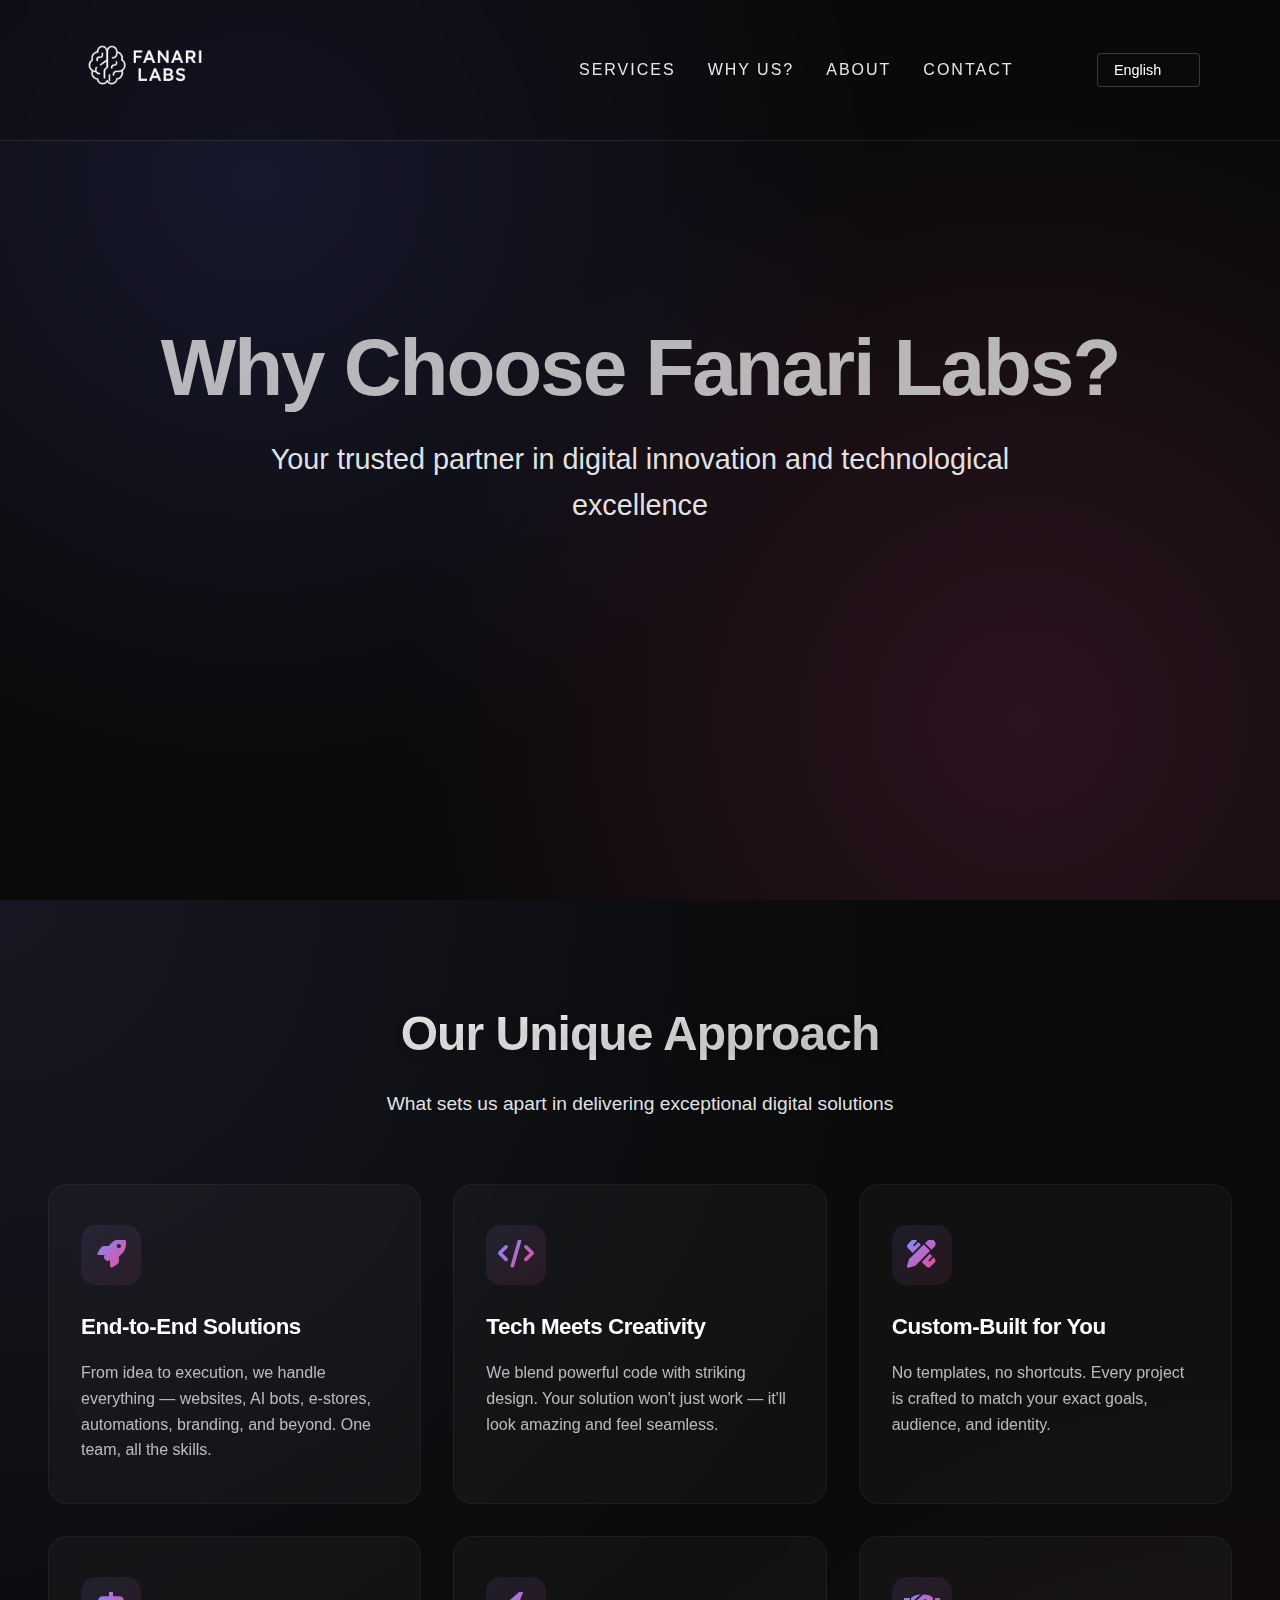
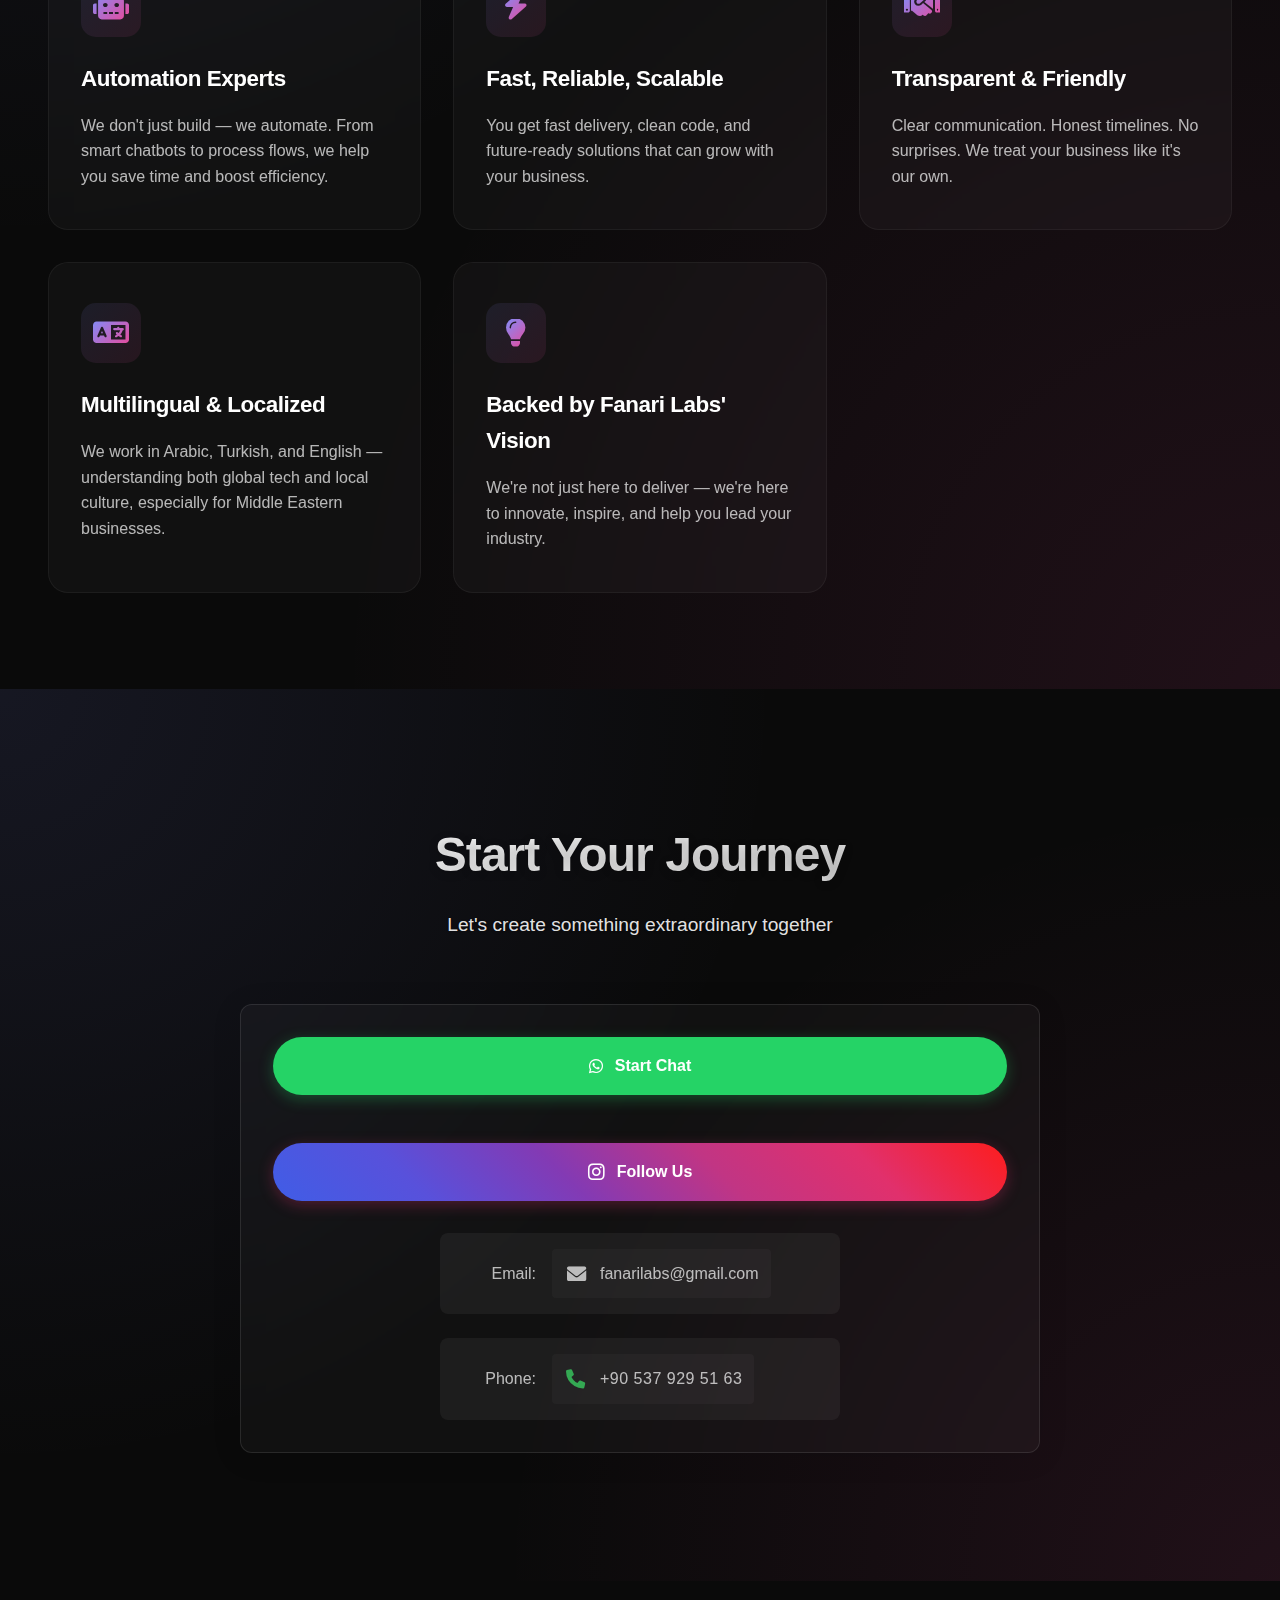
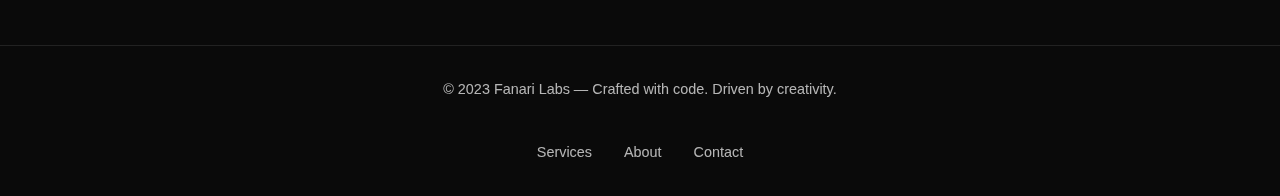
<file: why-us.html>
<!DOCTYPE html>
<html lang="en">
<head>
    <meta charset="UTF-8">
    <meta name="viewport" content="width=device-width, initial-scale=1.0">
    <title>Why Choose Fanari Labs? - Digital Innovation & Technology Solutions</title>
    <meta name="description" content="Discover why Fanari Labs is your ideal partner for digital innovation. End-to-end solutions, creative technology, and custom-built solutions for your success.">
    
    <!-- Security Meta Tags -->
    <meta http-equiv="Content-Security-Policy" content="default-src 'self' https:; img-src 'self' data: https:; script-src 'self' 'unsafe-inline' https:; style-src 'self' 'unsafe-inline' https:; font-src 'self' https: data:;">
    <meta http-equiv="X-Content-Type-Options" content="nosniff">
    <meta http-equiv="X-Frame-Options" content="DENY">
    <meta http-equiv="X-XSS-Protection" content="1; mode=block">
    <meta http-equiv="Referrer-Policy" content="strict-origin-when-cross-origin">
    
    <!-- Favicon -->
    <link rel="icon" type="image/png" href="images/weblogo.png">
    <link rel="apple-touch-icon" href="images/weblogo.png">
    
    <link rel="stylesheet" href="styles.css">
    <link rel="preconnect" href="https://fonts.googleapis.com">
    <link rel="preconnect" href="https://fonts.gstatic.com" crossorigin>
    <link href="https://fonts.googleapis.com/css2?family=Inter:wght@400;500;600;700&family=Space+Grotesk:wght@700&display=swap" rel="stylesheet">
    <link rel="stylesheet" href="https://cdnjs.cloudflare.com/ajax/libs/font-awesome/6.0.0/css/all.min.css">
    
    <!-- Scripts -->
    <script src="script.js" defer></script>
    <script src="translations.js" defer></script>
</head>
<body>
    <nav class="navbar" role="navigation" aria-label="Main navigation">
        <div class="nav-container">
            <a href="index.html" class="logo" aria-label="Fanari Labs Home">
                <img src="images/fanari-labswhite.png" 
                     alt="Fanari Labs Logo" 
                     width="180">
            </a>
            <div class="nav-links">
                <a href="index.html#services" class="nav-link" data-i18n="nav.services">Services</a>
                <a href="why-us.html" class="nav-link" data-i18n="nav.whyUs">Why Us?</a>
                <a href="index.html#about" class="nav-link" data-i18n="nav.about">About</a>
                <a href="contact.html" class="nav-link" data-i18n="nav.contact">Contact</a>
            </div>
            <div class="language-selector">
                <select class="lang-select" id="languageSelect">
                    <option value="en">English</option>
                    <option value="ar">العربية</option>
                    <option value="tr">Türkçe</option>
                    <option value="de">Deutsch</option>
                </select>
            </div>
            <div class="mobile-menu">
                <span></span>
                <span></span>
                <span></span>
            </div>
        </div>
    </nav>

    <section class="hero why-us-hero">
        <div class="hero-content">
            <h1 class="hero-title" data-i18n="whyUsHero.title">Why Choose <span>Fanari Labs</span>?</h1>
            <p class="hero-tagline" data-i18n="whyUsHero.subtitle">Your trusted partner in digital innovation and technological excellence</p>
        </div>
    </section>

    <section class="section why-us-section">
        <div class="section-header">
            <h2 data-i18n="features.title">Our Unique Approach</h2>
            <p data-i18n="features.subtitle">What sets us apart in delivering exceptional digital solutions</p>
        </div>
        <div class="why-us-grid">
            <div class="why-us-card">
                <div class="why-us-icon">
                    <i class="fas fa-rocket"></i>
                </div>
                <h3 data-i18n="features.endToEnd.title">End-to-End Solutions</h3>
                <p data-i18n="features.endToEnd.description">From idea to execution, we handle everything — websites, AI bots, e-stores, automations, branding, and beyond. One team, all the skills.</p>
            </div>
            <div class="why-us-card">
                <div class="why-us-icon">
                    <i class="fas fa-code"></i>
                </div>
                <h3 data-i18n="features.techCreativity.title">Tech Meets Creativity</h3>
                <p data-i18n="features.techCreativity.description">We blend powerful code with striking design. Your solution won't just work — it'll look amazing and feel seamless.</p>
            </div>
            <div class="why-us-card">
                <div class="why-us-icon">
                    <i class="fas fa-pencil-ruler"></i>
                </div>
                <h3 data-i18n="features.customBuilt.title">Custom-Built for You</h3>
                <p data-i18n="features.customBuilt.description">No templates, no shortcuts. Every project is crafted to match your exact goals, audience, and identity.</p>
            </div>
            <div class="why-us-card">
                <div class="why-us-icon">
                    <i class="fas fa-robot"></i>
                </div>
                <h3 data-i18n="features.automation.title">Automation Experts</h3>
                <p data-i18n="features.automation.description">We don't just build — we automate. From smart chatbots to process flows, we help you save time and boost efficiency.</p>
            </div>
            <div class="why-us-card">
                <div class="why-us-icon">
                    <i class="fas fa-bolt"></i>
                </div>
                <h3 data-i18n="features.fastReliable.title">Fast, Reliable, Scalable</h3>
                <p data-i18n="features.fastReliable.description">You get fast delivery, clean code, and future-ready solutions that can grow with your business.</p>
            </div>
            <div class="why-us-card">
                <div class="why-us-icon">
                    <i class="fas fa-handshake"></i>
                </div>
                <h3 data-i18n="features.transparent.title">Transparent & Friendly</h3>
                <p data-i18n="features.transparent.description">Clear communication. Honest timelines. No surprises. We treat your business like it's our own.</p>
            </div>
            <div class="why-us-card">
                <div class="why-us-icon">
                    <i class="fas fa-language"></i>
                </div>
                <h3 data-i18n="features.multilingual.title">Multilingual & Localized</h3>
                <p data-i18n="features.multilingual.description">We work in Arabic, Turkish, and English — understanding both global tech and local culture, especially for Middle Eastern businesses.</p>
            </div>
            <div class="why-us-card">
                <div class="why-us-icon">
                    <i class="fas fa-lightbulb"></i>
                </div>
                <h3 data-i18n="features.vision.title">Backed by Fanari Labs' Vision</h3>
                <p data-i18n="features.vision.description">We're not just here to deliver — we're here to innovate, inspire, and help you lead your industry.</p>
            </div>
        </div>
    </section>

    <section id="contact" class="section" role="region" aria-label="Contact section">
        <div class="section-header">
            <h2 data-i18n="contact.title">Start Your Journey</h2>
            <p data-i18n="contact.subtitle">Let's create something extraordinary together</p>
        </div>
        <div class="contact-container">
            <div class="contact-info">
                <a href="https://wa.me/905379295163" class="whatsapp-button" target="_blank" rel="noopener noreferrer" aria-label="Chat on WhatsApp">
                    <i class="fab fa-whatsapp"></i>
                    <span data-i18n="contact.whatsapp">Chat on WhatsApp</span>
                </a>
                <a href="https://instagram.com/fanari.labs" class="instagram-button" target="_blank" rel="noopener noreferrer" aria-label="Follow us on Instagram">
                    <i class="fab fa-instagram"></i>
                    <span data-i18n="contact.instagram">Follow on Instagram</span>
                </a>
                <div class="contact-details">
                    <div class="contact-item">
                        <span class="contact-label" data-i18n="contact.emailLabel">Email:</span>
                        <a href="mailto:fanarilabs@gmail.com" class="contact-link email-link" aria-label="Send email to Fanari Labs">
                            <i class="fas fa-envelope"></i>
                            <span data-i18n="contact.email">fanarilabs@gmail.com</span>
                        </a>
                    </div>
                    <div class="contact-item">
                        <span class="contact-label" data-i18n="contact.phoneLabel">Phone:</span>
                        <a href="tel:+905379295163" class="contact-link phone-link" aria-label="Call Fanari Labs">
                            <i class="fas fa-phone"></i>
                            <span data-i18n="contact.phone">+90 (537) 929-51-63</span>
                        </a>
                    </div>
                </div>
            </div>
        </div>
    </section>

    <footer class="footer">
        <div class="footer-content">
            <p>&copy; 2023 Fanari Labs — Crafted with code. Driven by creativity.</p>
            <div class="footer-links">
                <a href="index.html#services">Services</a>
                <a href="index.html#about">About</a>
                <a href="#contact">Contact</a>
            </div>
        </div>
    </footer>

    <script>
        // Initialize translations
        document.addEventListener('DOMContentLoaded', function() {
            const langSelect = document.getElementById('languageSelect');
            if (!langSelect) return;

            // Set initial language
            const currentLang = localStorage.getItem('language') || 'en';
            langSelect.value = currentLang;
            updateContent(currentLang);

            // Handle language change
            langSelect.addEventListener('change', function(e) {
                const newLang = e.target.value;
                localStorage.setItem('language', newLang);
                updateContent(newLang);
            });
        });
    </script>
</body>
</html>
</file>
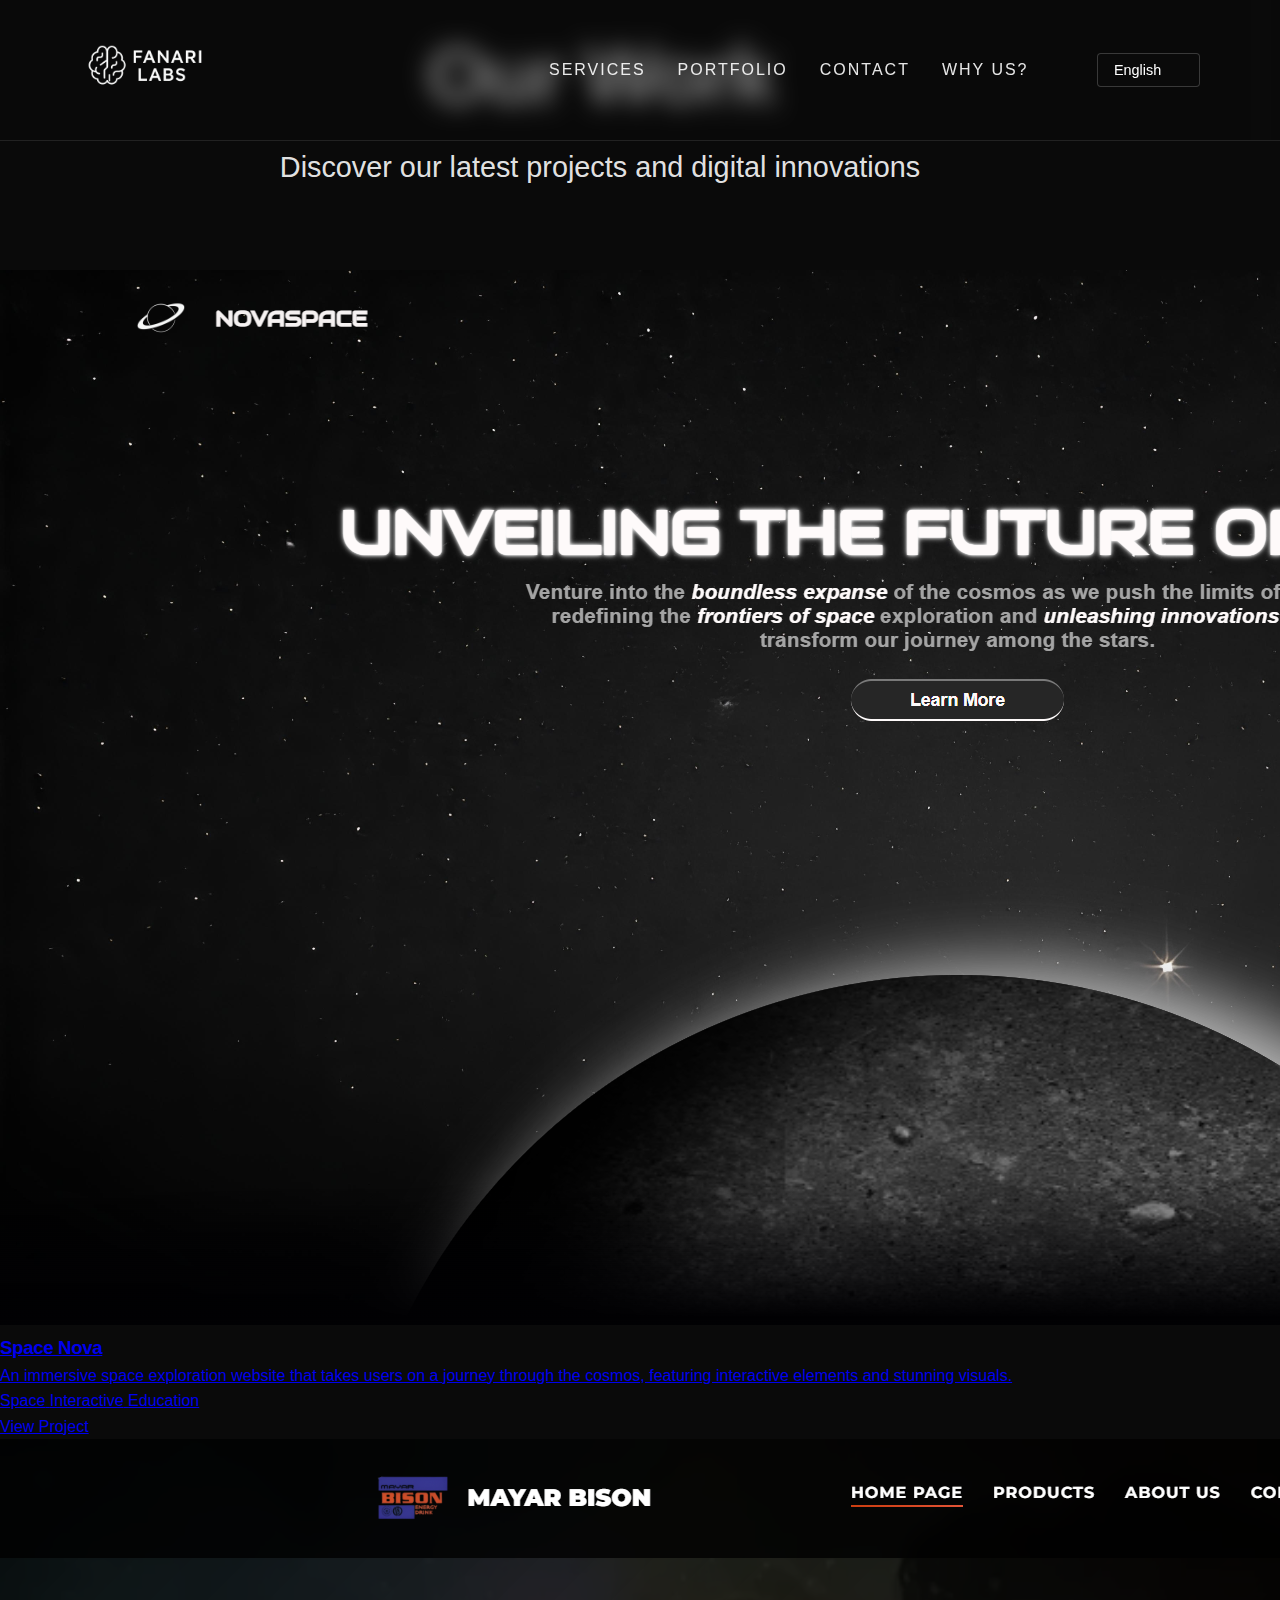
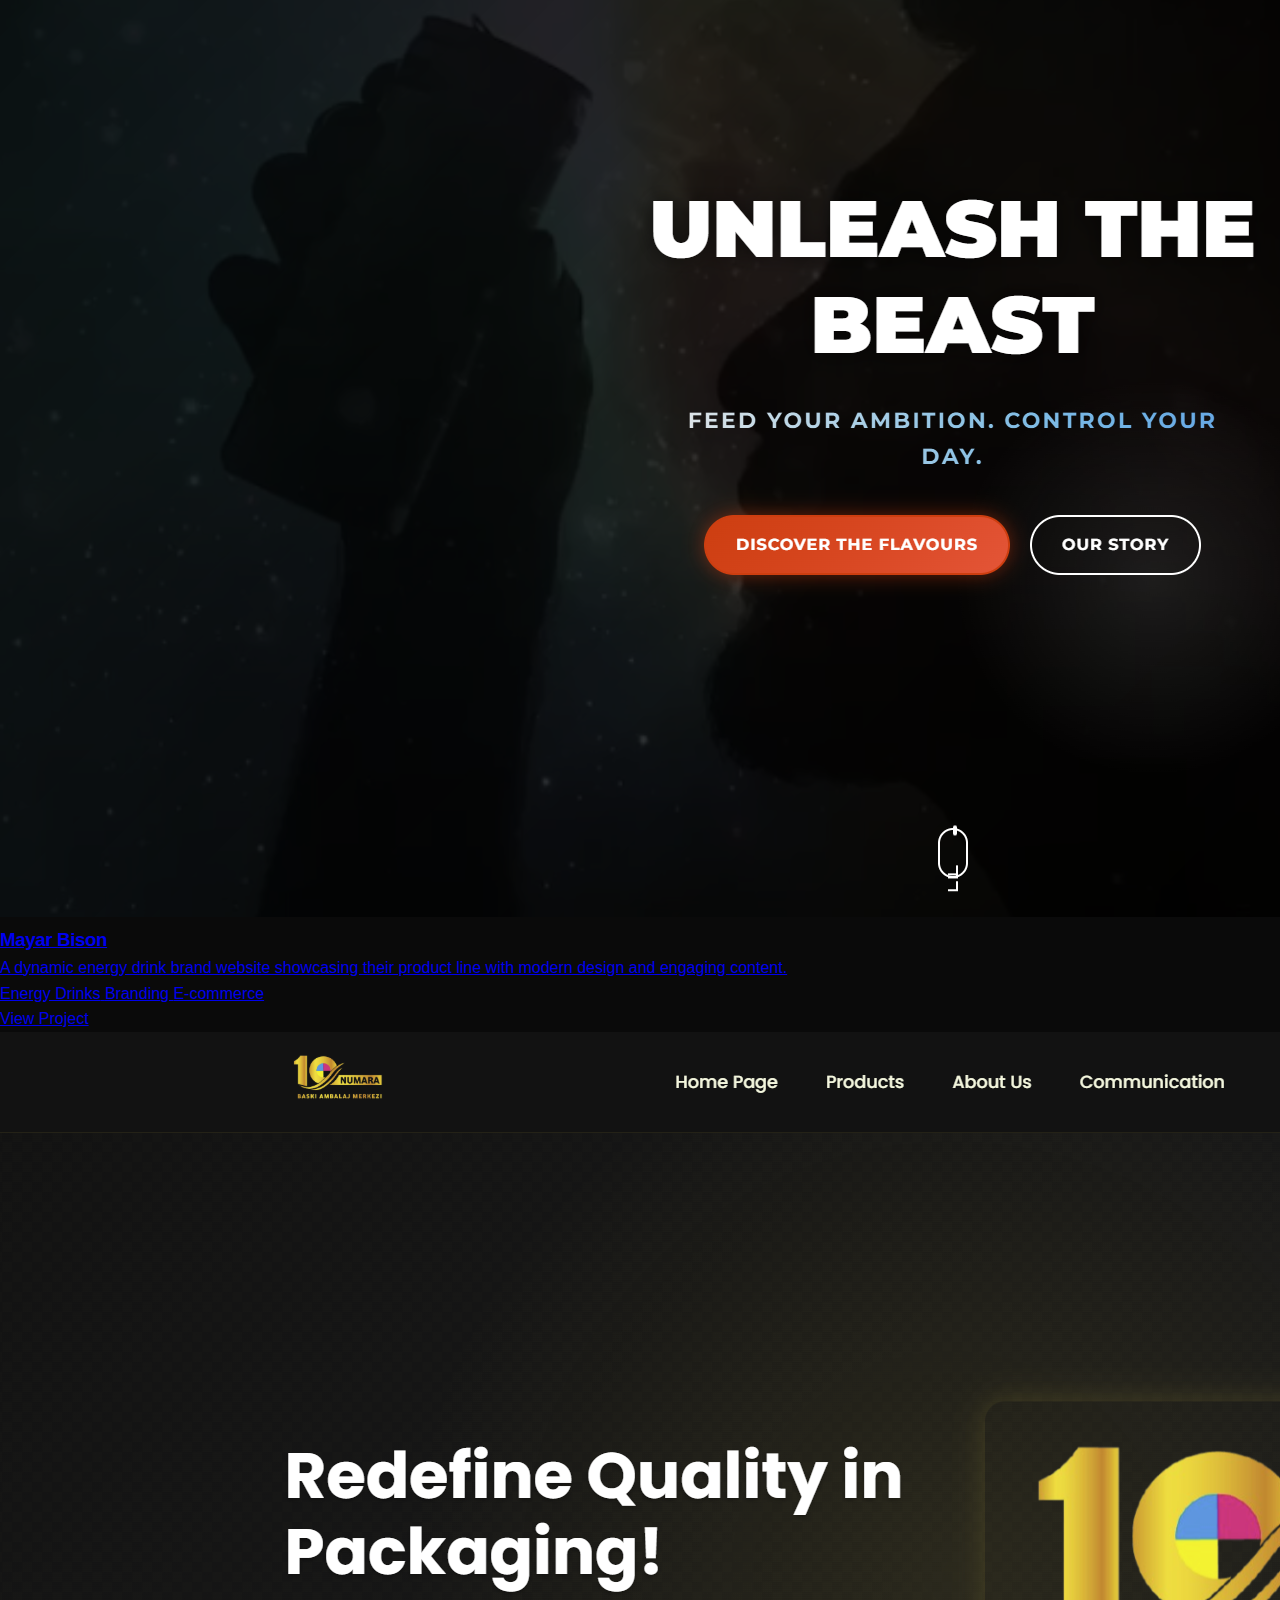
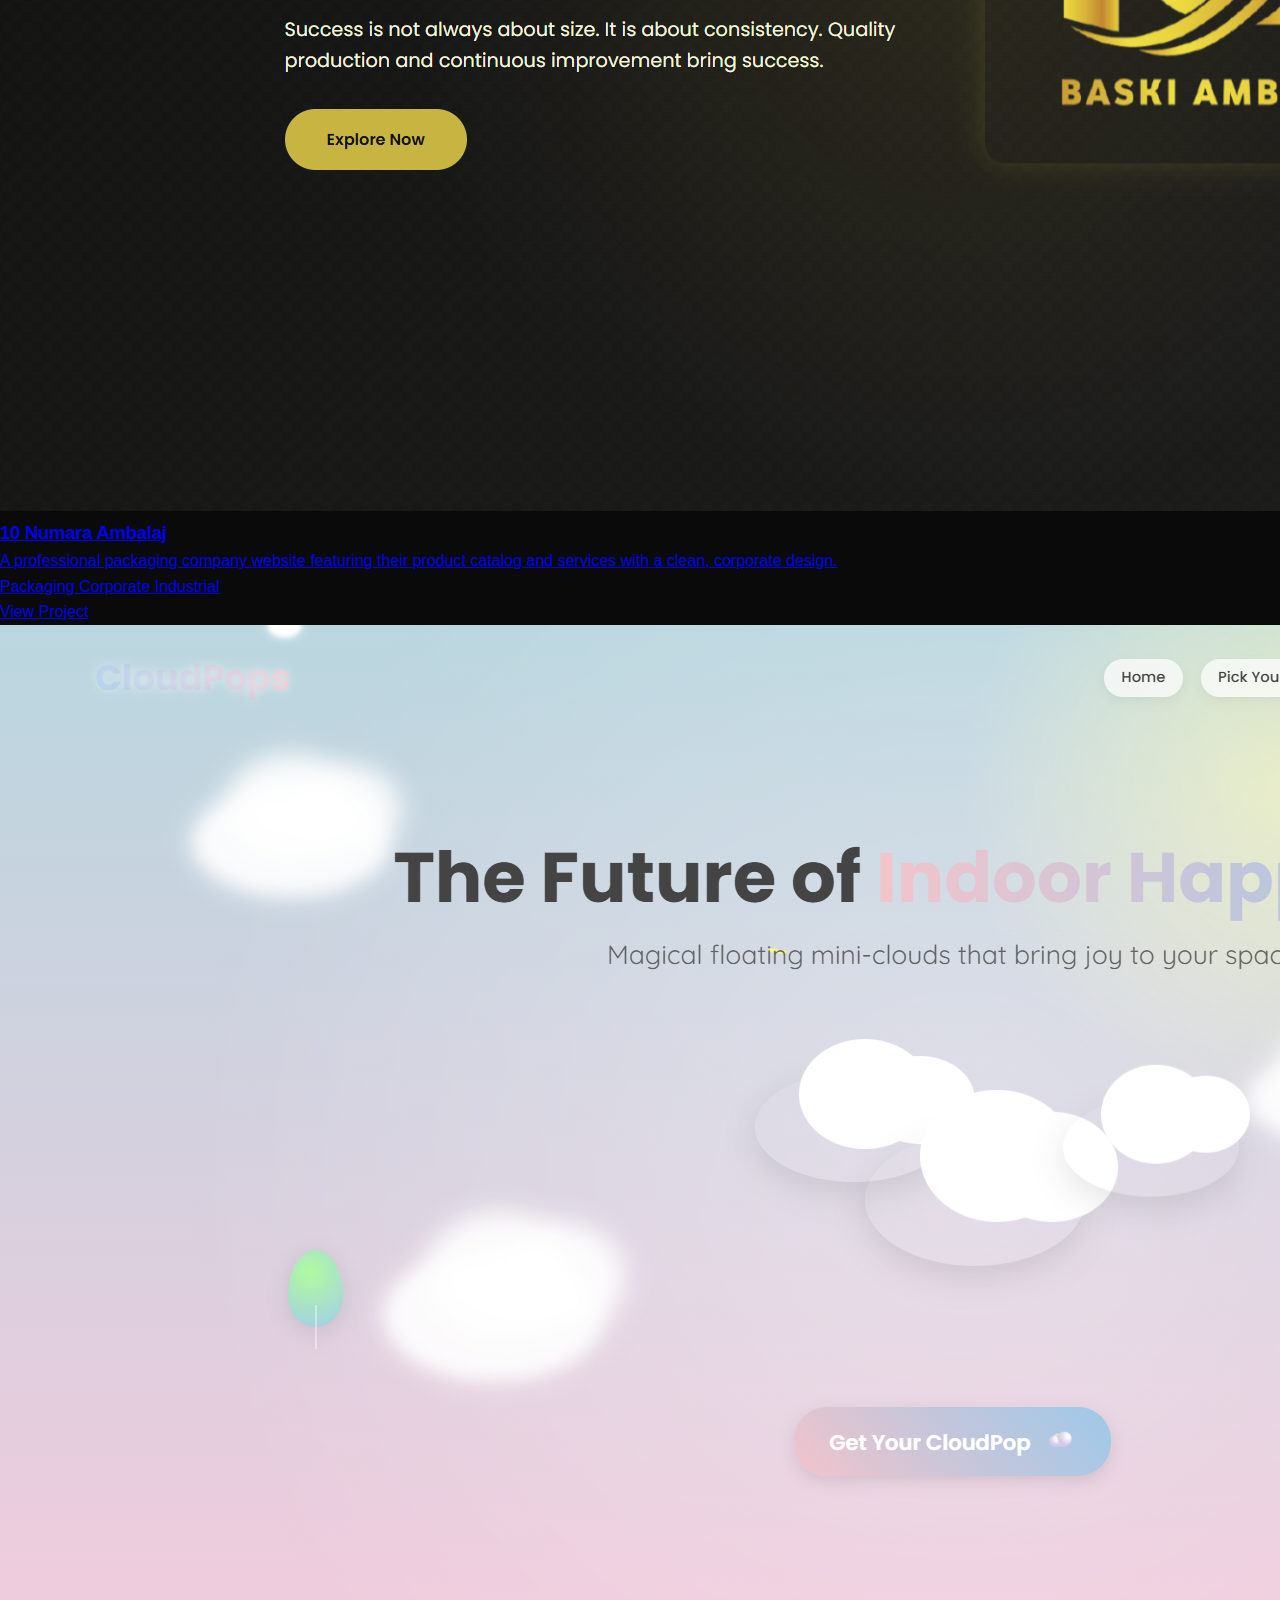
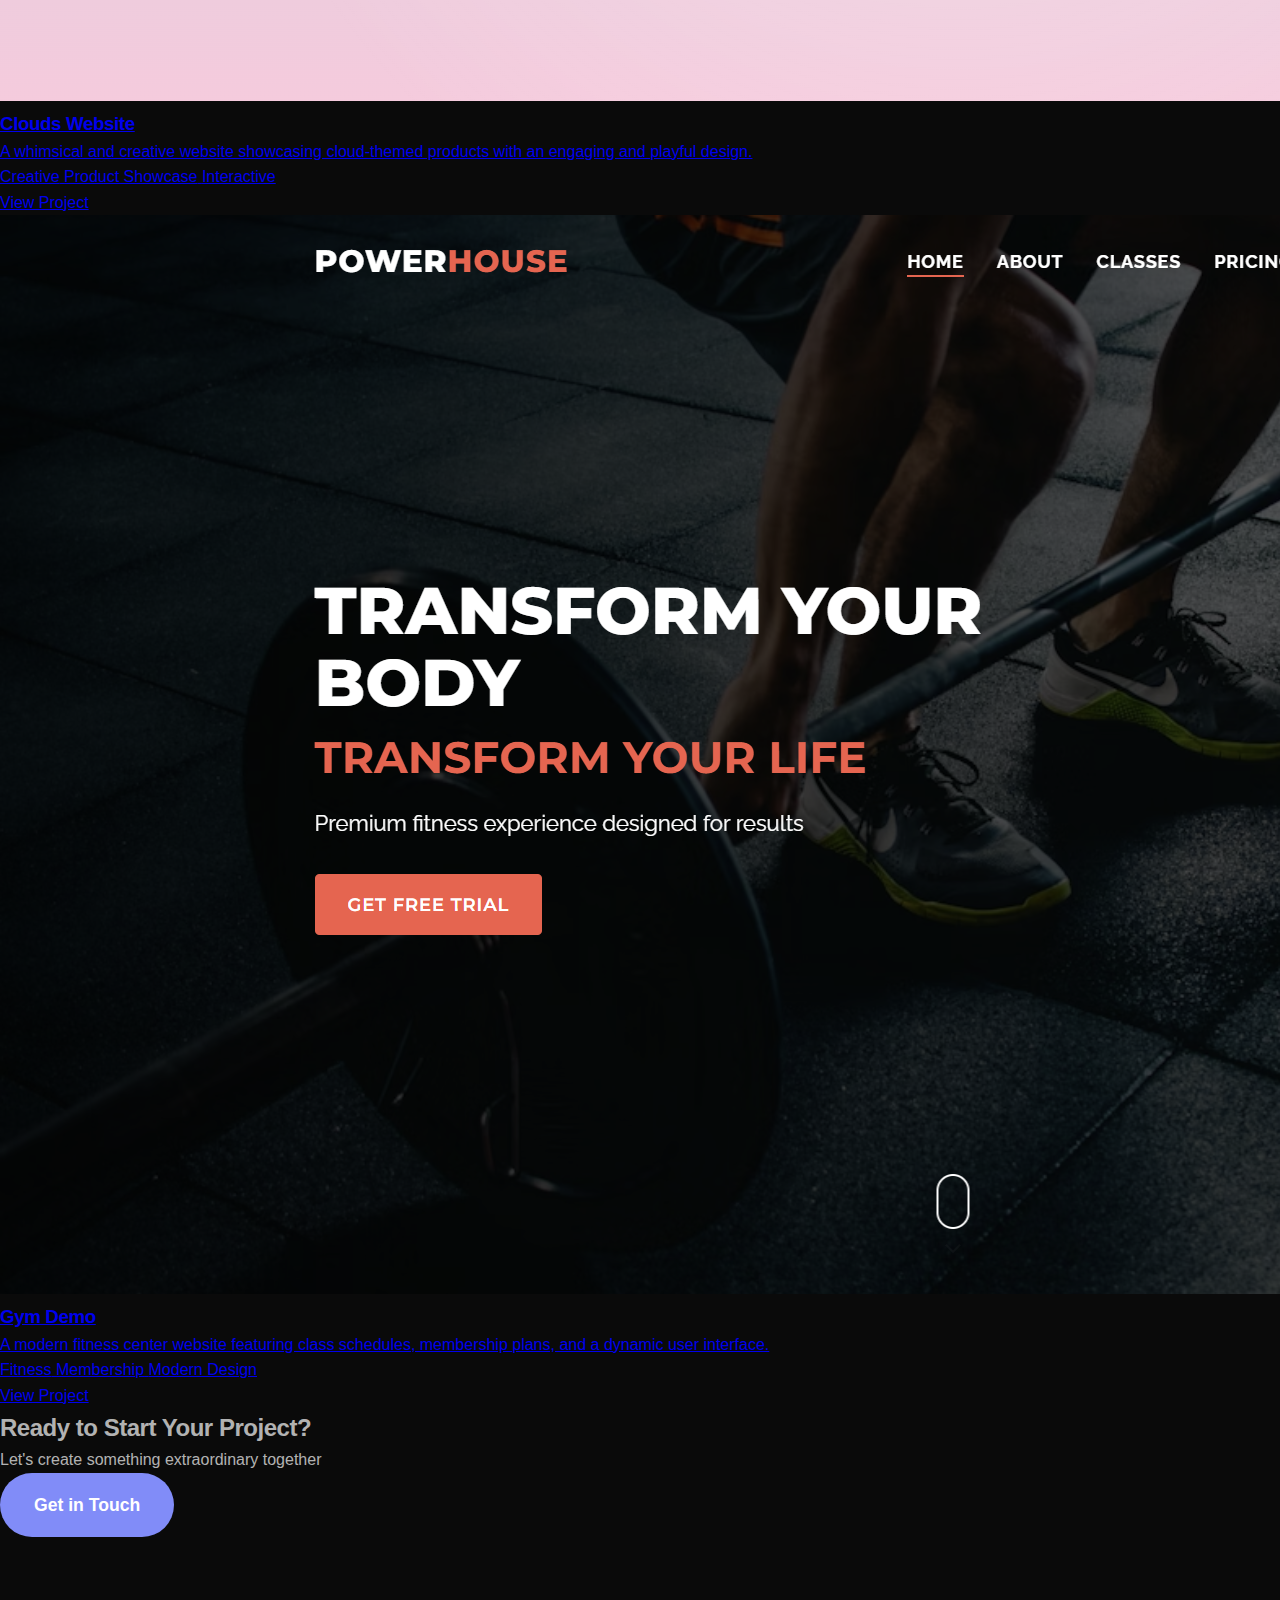
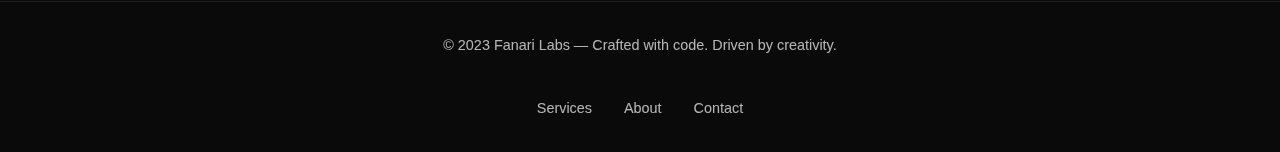
<file: work.html>
<!DOCTYPE html>
<html lang="en">
<head>
    <meta charset="UTF-8">
    <meta name="viewport" content="width=device-width, initial-scale=1.0">
    <meta name="description" content="Fanari Labs - Explore our portfolio of innovative digital solutions and successful projects.">
    <meta name="keywords" content="portfolio, web development, digital solutions, Fanari Labs projects">
    <meta name="author" content="Fanari Labs">
    <meta name="robots" content="index, follow">
    <meta property="og:title" content="Fanari Labs - Our Work">
    <meta property="og:description" content="Explore our portfolio of innovative digital solutions and successful projects.">
    <meta property="og:image" content="https://fanarilabs.com/images/fanari-labswhite.png">
    <meta property="og:url" content="https://fanarilabs.com/work.html">
    <meta property="og:type" content="website">
    <meta name="twitter:card" content="summary_large_image">
    <meta name="twitter:title" content="Fanari Labs - Our Work">
    <meta name="twitter:description" content="Explore our portfolio of innovative digital solutions and successful projects.">
    <meta name="twitter:image" content="https://fanarilabs.com/images/fanari-labswhite.png">
    <link rel="canonical" href="https://fanarilabs.com/work.html">
    <title>Our Work - Fanari Labs</title>
    
    <!-- Security Meta Tags -->
    <meta http-equiv="Content-Security-Policy" content="default-src 'self' https:; img-src 'self' data: https:; script-src 'self' 'unsafe-inline' https:; style-src 'self' 'unsafe-inline' https:; font-src 'self' https: data:;">
    <meta http-equiv="X-Content-Type-Options" content="nosniff">
    <meta http-equiv="X-Frame-Options" content="DENY">
    <meta http-equiv="X-XSS-Protection" content="1; mode=block">
    <meta http-equiv="Referrer-Policy" content="strict-origin-when-cross-origin">
    
    <!-- Favicon -->
    <link rel="icon" type="image/png" href="images/weblogo.png">
    <link rel="apple-touch-icon" href="images/weblogo.png">
    <link rel="apple-touch-icon" sizes="180x180" href="images/weblogo.png">
    
    <link rel="stylesheet" href="styles.css">
    <link rel="preconnect" href="https://fonts.googleapis.com">
    <link rel="preconnect" href="https://fonts.gstatic.com" crossorigin>
    <link href="https://fonts.googleapis.com/css2?family=Inter:wght@400;500;600;700&family=Space+Grotesk:wght@700&display=swap" rel="stylesheet">
    <link rel="stylesheet" href="https://cdnjs.cloudflare.com/ajax/libs/font-awesome/6.0.0/css/all.min.css">
    <script src="translations.js" defer></script>
</head>
<body>
    <nav class="navbar" role="navigation" aria-label="Main navigation">
        <div class="nav-container">
            <a href="index.html" class="logo">
                <img src="images/fanari-labswhite.png" alt="Fanari Labs Logo" width="150" height="50">
            </a>
            <div class="mobile-menu">
                <span></span>
                <span></span>
                <span></span>
            </div>
            <div class="nav-links">
                <a href="index.html#services" class="nav-link" data-i18n="nav.services">Services</a>
                <a href="work.html" class="nav-link" data-i18n="nav.portfolio">Portfolio</a>
                <a href="contact.html" class="nav-link" data-i18n="nav.contact">Contact</a>
                <a href="why-us.html" class="nav-link" data-i18n="nav.whyUs">Why Us</a>
            </div>
            <div class="language-selector">
                <select class="lang-select" id="languageSelect">
                    <option value="en">English</option>
                    <option value="ar">العربية</option>
                    <option value="tr">Türkçe</option>
                    <option value="de">Deutsch</option>
                </select>
            </div>
        </div>
    </nav>

    <main>
        <section class="work-hero">
            <div class="hero-content">
                <h1 class="hero-title" data-i18n="work.title">Our Work</h1>
                <p class="hero-tagline" data-i18n="work.subtitle">Discover our latest projects and digital innovations</p>
            </div>
        </section>

        <section class="work-section">
            <div class="work-grid">
                <a href="https://amir-fan.github.io/space-nova/" class="work-card" target="_blank" rel="noopener noreferrer">
                    <div class="work-image">
                        <img src="images/space nova.png" alt="Space Nova Website">
                    </div>
                    <div class="work-content">
                        <h3 data-i18n="work.projects.spaceNova.title">Space Nova</h3>
                        <p data-i18n="work.projects.spaceNova.description">An immersive space exploration website that takes users on a journey through the cosmos, featuring interactive elements and stunning visuals.</p>
                        <div class="work-tags">
                            <span class="tag" data-i18n="work.projects.spaceNova.tags.0">Space</span>
                            <span class="tag" data-i18n="work.projects.spaceNova.tags.1">Interactive</span>
                            <span class="tag" data-i18n="work.projects.spaceNova.tags.2">Education</span>
                        </div>
                        <span class="work-link" data-i18n="work.viewProject">View Project</span>
                    </div>
                </a>

                <a href="http://mayar-bison.com/" class="work-card" target="_blank" rel="noopener noreferrer">
                    <div class="work-image">
                        <img src="images/mayar bison.png" alt="Mayar Bison Website">
                    </div>
                    <div class="work-content">
                        <h3 data-i18n="work.projects.mayarBison.title">Mayar Bison</h3>
                        <p data-i18n="work.projects.mayarBison.description">A dynamic energy drink brand website showcasing their product line with modern design and engaging content.</p>
                        <div class="work-tags">
                            <span class="tag" data-i18n="work.projects.mayarBison.tags.0">Energy Drinks</span>
                            <span class="tag" data-i18n="work.projects.mayarBison.tags.1">Branding</span>
                            <span class="tag" data-i18n="work.projects.mayarBison.tags.2">E-commerce</span>
                        </div>
                        <span class="work-link" data-i18n="work.viewProject">View Project</span>
                    </div>
                </a>

                <a href="https://10numara-ambalaj.com/" class="work-card" target="_blank" rel="noopener noreferrer">
                    <div class="work-image">
                        <img src="images/10 numara.png" alt="10 Numara Ambalaj Website">
                    </div>
                    <div class="work-content">
                        <h3 data-i18n="work.projects.numaraAmbalaj.title">10 Numara Ambalaj</h3>
                        <p data-i18n="work.projects.numaraAmbalaj.description">A professional packaging company website featuring their product catalog and services with a clean, corporate design.</p>
                        <div class="work-tags">
                            <span class="tag" data-i18n="work.projects.numaraAmbalaj.tags.0">Packaging</span>
                            <span class="tag" data-i18n="work.projects.numaraAmbalaj.tags.1">Corporate</span>
                            <span class="tag" data-i18n="work.projects.numaraAmbalaj.tags.2">Industrial</span>
                        </div>
                        <span class="work-link" data-i18n="work.viewProject">View Project</span>
                    </div>
                </a>

                <a href="https://amir-fan.github.io/clouds-website/" class="work-card" target="_blank" rel="noopener noreferrer">
                    <div class="work-image">
                        <img src="images/clouds website.png" alt="Clouds Website">
                    </div>
                    <div class="work-content">
                        <h3 data-i18n="work.projects.clouds.title">Clouds Website</h3>
                        <p data-i18n="work.projects.clouds.description">A whimsical and creative website showcasing cloud-themed products with an engaging and playful design.</p>
                        <div class="work-tags">
                            <span class="tag" data-i18n="work.projects.clouds.tags.0">Creative</span>
                            <span class="tag" data-i18n="work.projects.clouds.tags.1">Product Showcase</span>
                            <span class="tag" data-i18n="work.projects.clouds.tags.2">Interactive</span>
                        </div>
                        <span class="work-link" data-i18n="work.viewProject">View Project</span>
                    </div>
                </a>

                <a href="https://amir-fan.github.io/gym-demo/" class="work-card" target="_blank" rel="noopener noreferrer">
                    <div class="work-image">
                        <img src="images/gym demo.png" alt="Gym Demo Website">
                    </div>
                    <div class="work-content">
                        <h3 data-i18n="work.projects.gymDemo.title">Gym Demo</h3>
                        <p data-i18n="work.projects.gymDemo.description">A modern fitness center website featuring class schedules, membership plans, and a dynamic user interface.</p>
                        <div class="work-tags">
                            <span class="tag" data-i18n="work.projects.gymDemo.tags.0">Fitness</span>
                            <span class="tag" data-i18n="work.projects.gymDemo.tags.1">Membership</span>
                            <span class="tag" data-i18n="work.projects.gymDemo.tags.2">Modern Design</span>
                        </div>
                        <span class="work-link" data-i18n="work.viewProject">View Project</span>
                    </div>
                </a>
            </div>
        </section>

        <section class="cta-section">
            <div class="cta-content">
                <h2 data-i18n="work.cta.title">Ready to Start Your Project?</h2>
                <p data-i18n="work.cta.subtitle">Let's create something extraordinary together</p>
                <a href="contact.html" class="cta-button" data-i18n="work.cta.button">Get in Touch</a>
            </div>
        </section>
    </main>

    <footer class="footer">
        <div class="footer-content">
            <p>&copy; 2023 Fanari Labs — Crafted with code. Driven by creativity.</p>
            <div class="footer-links">
                <a href="index.html#services">Services</a>
                <a href="index.html#about">About</a>
                <a href="contact.html">Contact</a>
            </div>
        </div>
    </footer>

    <script src="script.js"></script>
</body>
</html>
</file>
<file: styles.css>
/* CSS Variables */
:root {
    --primary: #0a0a0a;
    --secondary: #818cf8;
    --accent: #ec4899;
    --text-dark: #ffffff;
    --text-light: rgba(255, 255, 255, 0.7);
    --gradient-1: linear-gradient(135deg, #818cf8, #ec4899);
    --gradient-2: linear-gradient(135deg, #ec4899, #818cf8);
    --gradient-3: linear-gradient(135deg, #1a1a1a, #818cf8);
    --gradient-text: linear-gradient(135deg, #ffffff, rgba(255, 255, 255, 0.8));
    --gradient-text-accent: linear-gradient(135deg, #818cf8, #ec4899);
    --shadow: 0 8px 32px rgba(0, 0, 0, 0.2);
    --shadow-lg: 0 20px 40px rgba(0, 0, 0, 0.4);
    --card-bg: rgba(255, 255, 255, 0.03);
    --card-border: rgba(255, 255, 255, 0.05);
    --transition: all 0.4s cubic-bezier(0.4, 0, 0.2, 1);
    --ease-spring: cubic-bezier(0.155, 1.105, 0.295, 1.12);
}

/* Base Styles */
* {
    margin: 0;
    padding: 0;
    box-sizing: border-box;
}

body {
    font-family: 'Inter', -apple-system, BlinkMacSystemFont, sans-serif;
    line-height: 1.6;
    color: var(--text-light);
    background: var(--primary);
    overflow-x: hidden;
    -webkit-font-smoothing: antialiased;
    -moz-osx-font-smoothing: grayscale;
}

h1, h2, h3, h4 {
    font-family: 'Space Grotesk', sans-serif;
    font-weight: 700;
    letter-spacing: -0.02em;
}

/* Navbar */
.navbar {
    position: fixed;
    top: 0;
    left: 0;
    right: 0;
    z-index: 1000;
    background: rgba(10, 10, 10, 0.3);
    backdrop-filter: blur(12px);
    -webkit-backdrop-filter: blur(12px);
    border-bottom: 1px solid rgba(255, 255, 255, 0.1);
    transition: var(--transition);
    padding: 1rem 0;
}

.navbar.scrolled {
    background: rgba(10, 10, 10, 0.7);
    backdrop-filter: blur(16px) saturate(180%);
    -webkit-backdrop-filter: blur(16px) saturate(180%);
    box-shadow: 0 4px 30px rgba(0, 0, 0, 0.1);
}

.nav-container {
    max-width: 1200px;
    margin: 0 auto;
    padding: 0 2rem;
    display: flex;
    justify-content: space-between;
    align-items: center;
    position: relative;
}

.logo {
    position: relative;
    left: 0;
    transform: none;
    z-index: 1001;
    width: 150px;
    text-align: left;
    margin-right: auto;
}

.logo img {
    max-width: 100%;
    height: auto;
    object-fit: contain;
    transition: transform 0.3s ease;
}

.logo:hover img {
    transform: scale(1.05);
}

.logo-text {
    font-family: 'Space Grotesk', sans-serif;
    font-size: 1.5rem;
    font-weight: 700;
    color: white;
    letter-spacing: -0.5px;
}

.nav-links {
    display: flex;
    gap: 2.5rem;
    align-items: center;
    margin-left: auto;
    margin-right: auto;
    padding: 0 2rem;
}

.nav-link {
    color: rgba(255, 255, 255, 0.9);
    text-decoration: none;
    font-weight: 500;
    font-size: 1rem;
    text-transform: uppercase;
    letter-spacing: 2px;
    position: relative;
    padding: 0.5rem 0;
    transition: color 0.3s ease;
    white-space: nowrap;
}

.nav-link::after {
    content: '';
    position: absolute;
    bottom: 0;
    left: 0;
    width: 100%;
    height: 2px;
    background: var(--gradient-1);
    transform: scaleX(0);
    transform-origin: right;
    transition: transform 0.4s ease;
}

.nav-link:hover::after {
    transform: scaleX(1);
    transform-origin: left;
}

.nav-link:hover {
    color: #ffffff;
}

.language-selector {
    position: absolute;
    right: 2rem;
    top: 50%;
    transform: translateY(-50%);
    z-index: 1000;
    display: flex;
    align-items: center;
    justify-content: center;
    padding: 0.5rem;
}

.lang-select {
    appearance: none;
    -webkit-appearance: none;
    -moz-appearance: none;
    background: rgba(10, 10, 10, 0.8);
    border: 1px solid rgba(255, 255, 255, 0.2);
    color: white;
    padding: 0.5rem 2rem 0.5rem 1rem;
    border-radius: 4px;
    font-size: 0.9rem;
    cursor: pointer;
    transition: all 0.3s ease;
    backdrop-filter: blur(8px);
    -webkit-backdrop-filter: blur(8px);
}

.lang-select:hover {
    border-color: rgba(255, 255, 255, 0.4);
    background: rgba(10, 10, 10, 0.9);
}

.lang-select:focus {
    outline: none;
    border-color: var(--secondary);
}

.lang-select option {
    background: var(--primary);
    color: white;
}

@media (max-width: 1024px) {
    .nav-links {
        gap: 2rem;
        padding: 0 1.5rem;
    }
}

@media (max-width: 768px) {
    .nav-container {
        padding: 0.75rem 1rem;
        display: flex;
        flex-direction: row;
        align-items: center;
        justify-content: space-between;
        position: fixed;
        top: 0;
        left: 0;
        right: 0;
        background: rgba(10, 10, 10, 0.95);
        backdrop-filter: blur(10px);
        -webkit-backdrop-filter: blur(10px);
        z-index: 1000;
        border-bottom: 1px solid rgba(255, 255, 255, 0.1);
    }

    .logo {
        width: 100px;
        position: relative;
        left: 0;
        margin-right: auto;
    }

    .language-selector {
        position: relative;
        right: auto;
        top: auto;
        transform: none;
        margin-left: auto;
        margin-right: 0;
        margin-bottom: 0;
        order: 2;
    }

    .mobile-menu {
        display: flex;
        margin-left: 1rem;
        order: 3;
    }

    .nav-links {
        display: none;
        position: fixed;
        top: 0;
        left: 0;
        width: 100%;
        height: 100vh;
        background: rgba(10, 10, 10, 0.98);
        padding: 5rem 1rem 2rem;
        flex-direction: column;
        gap: 1.5rem;
        z-index: 999;
        backdrop-filter: blur(10px);
        -webkit-backdrop-filter: blur(10px);
    }

    .nav-links.active {
        display: flex;
    }

    .nav-link {
        width: 100%;
        text-align: left;
        padding: 1rem;
        border-radius: 4px;
        transition: all 0.3s ease;
        color: rgba(255, 255, 255, 0.9);
        font-size: 1.1rem;
        border: 1px solid rgba(255, 255, 255, 0.1);
    }

    .nav-link:hover {
        background: rgba(255, 255, 255, 0.1);
        color: white;
        transform: translateX(5px);
    }

    .nav-link i {
        margin-right: 0.75rem;
        width: 20px;
        text-align: center;
    }
}

@media (max-width: 480px) {
    .nav-container {
        padding: 0.5rem 0.75rem;
    }

    .logo {
        width: 90px;
    }

    .mobile-menu {
        width: 36px;
        height: 36px;
        padding: 0.5rem;
        margin-left: 0.75rem;
    }

    .mobile-menu span {
        width: 20px;
        height: 2px;
    }

    .nav-links {
        padding: 4rem 0.75rem 1.5rem;
    }

    .nav-link {
        padding: 0.75rem;
        font-size: 1rem;
    }

    .language-selector {
        margin-left: 0.5rem;
    }

    .lang-select {
        padding: 0.25rem 1.5rem 0.25rem 0.75rem;
        font-size: 0.8rem;
    }
}

/* Hero Section */
.hero {
    min-height: 100vh;
    position: relative;
    display: flex;
    align-items: center;
    justify-content: center;
    padding: 0 2rem;
    background: #0a0a0a;
    overflow: hidden;
}

.hero::before {
    content: '';
    position: absolute;
    top: 0;
    left: 0;
    right: 0;
    bottom: 0;
    background: 
        radial-gradient(circle at 20% 20%, rgba(99, 102, 241, 0.15) 0%, transparent 50%),
        radial-gradient(circle at 80% 80%, rgba(236, 72, 153, 0.15) 0%, transparent 50%);
    z-index: 1;
}

.hero-content {
    position: relative;
    z-index: 2;
    max-width: 1200px;
    text-align: center;
    padding: 2rem;
}

.hero-title {
    font-size: clamp(3rem, 8vw, 5rem);
    line-height: 1.1;
    margin-bottom: 1.5rem;
    font-weight: 800;
    letter-spacing: -2px;
}

.hero-title span {
    background: var(--gradient-text-accent);
    -webkit-background-clip: text;
    background-clip: text;
    -webkit-text-fill-color: transparent;
    animation: gradientFlow 3s ease-in-out infinite;
}

.hero-tagline {
    font-size: clamp(1.2rem, 4vw, 1.8rem);
    color: rgba(255, 255, 255, 0.9);
    margin-bottom: 3rem;
    line-height: 1.6;
    max-width: 800px;
    margin-left: auto;
    margin-right: auto;
}

/* Button Styles */
.cta-button {
    display: inline-block;
    padding: 1rem 2rem;
    background: var(--secondary);
    color: white;
    text-decoration: none;
    border-radius: 50px;
    font-weight: 600;
    font-size: 1.1rem;
    transition: var(--transition);
    border: 2px solid transparent;
}

.cta-button:hover {
    background: transparent;
    border-color: var(--secondary);
    color: var(--secondary);
    transform: translateY(-3px);
}

.cta-button.primary {
    background: linear-gradient(135deg, #818cf8, #ec4899);
    color: white;
    border: none;
    padding: 1.2rem 3rem;
    font-weight: 600;
    letter-spacing: 1px;
    box-shadow: 0 4px 20px rgba(129, 140, 248, 0.3);
}

.cta-button.primary:hover {
    background: linear-gradient(135deg, #6366f1, #db2777);
    transform: translateY(-3px);
    box-shadow: 0 6px 30px rgba(129, 140, 248, 0.4);
    border: none;
    color: white;
}

/* Sections */
.section {
    padding: 8rem 2rem;
    position: relative;
    background: var(--primary);
    overflow: hidden;
}

.section::before {
    content: '';
    position: absolute;
    top: 0;
    left: 0;
    right: 0;
    bottom: 0;
    background: 
        radial-gradient(circle at 0% 0%, rgba(129, 140, 248, 0.1) 0%, transparent 50%),
        radial-gradient(circle at 100% 100%, rgba(236, 72, 153, 0.1) 0%, transparent 50%);
    z-index: 1;
}

.section-header {
    position: relative;
    z-index: 2;
    text-align: center;
    max-width: 800px;
    margin: 0 auto 4rem;
}

.section-header h2 {
    font-size: clamp(2rem, 5vw, 3rem);
    margin-bottom: 1rem;
    background: var(--gradient-text);
    -webkit-background-clip: text;
    background-clip: text;
    -webkit-text-fill-color: transparent;
    text-shadow: 0 2px 10px rgba(0, 0, 0, 0.2);
    animation: textGlow 2s ease-in-out infinite alternate;
}

.section-header p {
    font-size: clamp(1rem, 2vw, 1.2rem);
    color: rgba(255, 255, 255, 0.9);
    max-width: 600px;
    margin: 0 auto;
    text-shadow: 0 1px 3px rgba(0, 0, 0, 0.2);
}

/* Services Grid */
.services-grid {
    display: grid;
    grid-template-columns: repeat(auto-fit, minmax(280px, 1fr));
    gap: 2rem;
    max-width: 1200px;
    margin: 0 auto;
    padding: 0 2rem;
}

.service-card {
    background: var(--card-bg);
    border: 1px solid var(--card-border);
    border-radius: 15px;
    padding: 2rem;
    transition: var(--transition);
}

.service-card:hover {
    transform: translateY(-5px);
    box-shadow: var(--shadow);
}

.service-icon {
    width: 70px;
    height: 70px;
    margin-bottom: 1.5rem;
    display: flex;
    align-items: center;
    justify-content: center;
    background: var(--gradient-1);
    border-radius: 15px;
}

.service-icon i {
    font-size: 1.8rem;
    color: white;
}

/* Portfolio Section */
.portfolio-container {
    display: grid;
    grid-template-columns: repeat(auto-fit, minmax(300px, 1fr));
    gap: 2rem;
    max-width: 1200px;
    margin: 0 auto;
    padding: 0 2rem;
}

.portfolio-item {
    position: relative;
    border-radius: 15px;
    overflow: hidden;
    width: 100%;
    height: 0;
    padding-bottom: 56.25%; /* 16:9 aspect ratio */
    background: var(--bg-dark);
}

.portfolio-media {
    position: absolute;
    top: 0;
    left: 0;
    width: 100%;
    height: 100%;
    object-fit: cover;
    border-radius: 15px;
}

.portfolio-content {
    padding: 2rem;
    background: var(--card-bg);
    backdrop-filter: blur(10px);
    text-align: center;
}

.portfolio-content h3 {
    font-size: 1.5rem;
    margin-bottom: 1rem;
    background: var(--gradient-text);
    -webkit-background-clip: text;
    background-clip: text;
    -webkit-text-fill-color: transparent;
    transition: all 0.3s ease;
}

.portfolio-card:hover h3 {
    background: var(--gradient-text-accent);
    -webkit-background-clip: text;
    background-clip: text;
    -webkit-text-fill-color: transparent;
    transform: translateY(-2px);
}

.portfolio-content p {
    color: var(--text-light);
    font-size: 1.1rem;
    line-height: 1.6;
    max-width: 600px;
    margin: 0 auto;
}

/* Features Grid */
.features-grid {
    display: grid;
    grid-template-columns: repeat(auto-fit, minmax(250px, 1fr));
    gap: 2rem;
    max-width: 1200px;
    margin: 0 auto;
}

.feature-card {
    background: white;
    border-radius: 20px;
    padding: 2rem;
    box-shadow: var(--shadow);
    transition: var(--transition);
    text-align: center;
}

.feature-card:hover {
    transform: translateY(-10px);
    box-shadow: var(--shadow-lg);
}

.feature-icon {
    font-size: 2.5rem;
    margin-bottom: 1.5rem;
}

.feature-card h3 {
    font-size: 1.3rem;
    margin-bottom: 1rem;
    color: var(--text-dark);
}

.feature-card p {
    color: #666;
    line-height: 1.6;
}

/* About Section */
.about-content {
    position: relative;
    z-index: 2;
    max-width: 800px;
    margin: 0 auto;
    text-align: center;
    padding: 2rem;
    background: var(--card-bg);
    border: 1px solid var(--card-border);
    border-radius: 20px;
    backdrop-filter: blur(10px);
}

.about-content p {
    font-size: 1.2rem;
    line-height: 1.8;
    margin-bottom: 2rem;
}

/* Contact Page Styles */
.contact-hero {
    background: linear-gradient(135deg, rgba(0, 0, 0, 0.8), rgba(0, 0, 0, 0.6)),
                url('images/contact-bg.jpg') center/cover;
    min-height: 30vh;
    display: flex;
    align-items: center;
    justify-content: center;
    text-align: center;
    padding: 2rem 1rem;
    margin-top: 7rem;
    position: relative;
    overflow: visible;
}

.contact-hero::before {
    content: '';
    position: absolute;
    top: 0;
    left: 0;
    right: 0;
    bottom: 0;
    background: 
        radial-gradient(circle at 20% 20%, rgba(99, 102, 241, 0.15) 0%, transparent 50%),
        radial-gradient(circle at 80% 80%, rgba(236, 72, 153, 0.15) 0%, transparent 50%);
    z-index: 1;
}

.contact-hero-content {
    position: relative;
    z-index: 2;
    max-width: 800px;
    margin: 0 auto;
    padding: 2rem 1rem;
}

.contact-hero h1 {
    font-size: clamp(2rem, 5vw, 3.5rem);
    margin-bottom: 1rem;
    color: white;
    line-height: 1.2;
}

.contact-hero p {
    font-size: clamp(1rem, 2vw, 1.2rem);
    color: rgba(255, 255, 255, 0.9);
    max-width: 600px;
    margin: 0 auto;
    line-height: 1.6;
}

.contact-section {
    padding: 2rem 1rem;
    background: var(--bg-color);
}

.contact-container {
    max-width: 1200px;
    margin: 0 auto;
}

.contact-grid {
    display: grid;
    grid-template-columns: repeat(auto-fit, minmax(280px, 1fr));
    gap: 1.5rem;
    margin-top: 1.5rem;
}

.contact-card {
    background: rgba(255, 255, 255, 0.02);
    border-radius: 12px;
    padding: 1.5rem;
    text-align: center;
    transition: all 0.3s ease;
    border: 1px solid rgba(255, 255, 255, 0.05);
    backdrop-filter: blur(10px);
    -webkit-backdrop-filter: blur(10px);
    display: flex;
    flex-direction: column;
    align-items: center;
    gap: 1rem;
}

.contact-icon {
    font-size: 2rem;
    color: var(--primary-color);
    background: rgba(255, 255, 255, 0.05);
    width: 60px;
    height: 60px;
    display: flex;
    align-items: center;
    justify-content: center;
    border-radius: 50%;
    border: 1px solid rgba(255, 255, 255, 0.1);
    transition: all 0.3s ease;
}

.contact-card h3 {
    font-size: 1.25rem;
    color: var(--text-color);
    margin: 0;
}

.contact-card p {
    color: var(--text-secondary);
    margin: 0;
    line-height: 1.5;
    font-size: 0.9rem;
}

.contact-button {
    display: inline-flex;
    align-items: center;
    gap: 0.5rem;
    padding: 0.75rem 1.25rem;
    border-radius: 8px;
    text-decoration: none;
    font-weight: 500;
    transition: all 0.3s ease;
    color: white;
    margin-top: auto;
    border: 1px solid rgba(255, 255, 255, 0.1);
    font-size: 0.9rem;
    width: 100%;
    justify-content: center;
}

.whatsapp-button {
    background: #25D366;
}

.instagram-button {
    background: linear-gradient(45deg, #f09433 0%, #e6683c 25%, #dc2743 50%, #cc2366 75%, #bc1888 100%);
}

.email-button {
    background: #EA4335;
}

.phone-button {
    background: #4285F4;
}

.contact-button:hover {
    transform: translateY(-2px);
    box-shadow: 0 4px 12px rgba(0, 0, 0, 0.2);
    border-color: rgba(255, 255, 255, 0.2);
}

@media (max-width: 768px) {
    .contact-hero {
        min-height: 25vh;
        padding: 1.5rem 1rem;
        margin-top: 6rem;
    }

    .contact-hero-content {
        padding: 1.5rem 1rem;
    }

    .contact-grid {
        grid-template-columns: 1fr;
        gap: 1rem;
    }

    .contact-card {
        padding: 1.25rem;
    }

    .contact-icon {
        width: 50px;
        height: 50px;
        font-size: 1.75rem;
    }

    .contact-card h3 {
        font-size: 1.1rem;
    }

    .contact-card p {
        font-size: 0.85rem;
    }

    .contact-button {
        padding: 0.75rem 1rem;
        font-size: 0.85rem;
    }

    .nav-container {
        padding: 0.75rem 1rem;
    }

    .logo img {
        width: 120px;
    }

    .mobile-menu {
        width: 36px;
        height: 36px;
        padding: 0.5rem;
    }

    .mobile-menu span {
        width: 20px;
    }

    .language-selector {
        margin-left: 0.5rem;
    }

    .lang-select {
        padding: 0.25rem 1.5rem 0.25rem 0.75rem;
        font-size: 0.8rem;
    }
}

@media (max-width: 480px) {
    .contact-hero {
        min-height: 20vh;
        padding: 1.25rem 0.75rem;
        margin-top: 5.5rem;
    }

    .contact-hero-content {
        padding: 1.25rem 0.75rem;
    }

    .contact-grid {
        gap: 1rem;
    }

    .contact-card {
        padding: 1.25rem;
    }

    .contact-icon {
        width: 50px;
        height: 50px;
        font-size: 1.75rem;
    }

    .contact-card h3 {
        font-size: 1.1rem;
    }

    .contact-card p {
        font-size: 0.85rem;
    }

    .contact-button {
        padding: 0.75rem 1rem;
        font-size: 0.85rem;
    }

    .nav-container {
        padding: 0.75rem 1rem;
    }

    .logo img {
        width: 120px;
    }

    .mobile-menu {
        top: 0.75rem;
        left: 0.75rem;
        width: 36px;
        height: 36px;
        padding: 0.5rem;
    }
    
    .mobile-menu span {
        width: 20px;
    }

    .language-selector {
        margin-left: 0.5rem;
    }

    .lang-select {
        padding: 0.25rem 1.5rem 0.25rem 0.75rem;
        font-size: 0.8rem;
    }
}

/* Contact Section */
.contact-container {
    max-width: 800px;
    margin: 0 auto;
    padding: 2rem;
    text-align: center;
    background: rgba(255, 255, 255, 0.03);
    border-radius: 12px;
    backdrop-filter: blur(10px);
    border: 1px solid rgba(255, 255, 255, 0.1);
    box-shadow: 0 4px 30px rgba(0, 0, 0, 0.1);
    position: relative;
    z-index: 2;
}

.contact-info {
    display: flex;
    flex-direction: column;
    gap: 2rem;
    align-items: center;
    width: 100%;
    position: relative;
    z-index: 3;
}

.contact-details {
    display: flex;
    flex-direction: column;
    gap: 1.5rem;
    width: 100%;
    max-width: 400px;
    position: relative;
    z-index: 3;
}

.contact-item {
    display: flex;
    align-items: center;
    gap: 1rem;
    padding: 1rem;
    background: rgba(255, 255, 255, 0.05);
    border-radius: 8px;
    transition: all 0.3s ease;
    width: 100%;
    position: relative;
    z-index: 3;
}

.contact-label {
    color: var(--text-light);
    font-weight: 500;
    min-width: 80px;
    text-align: right;
    font-size: 1rem;
}

.contact-link {
    display: inline-flex;
    align-items: center;
    gap: 0.75rem;
    color: var(--text-light);
    text-decoration: none;
    padding: 0.75rem;
    border-radius: 4px;
    transition: all 0.3s ease;
    cursor: pointer;
    position: relative;
    z-index: 3;
    pointer-events: auto;
    min-width: 200px;
    background: rgba(255, 255, 255, 0.03);
}

.whatsapp-button {
    display: inline-flex;
    align-items: center;
    gap: 0.75rem;
    background-color: #25D366;
    color: white;
    padding: 1rem 2rem;
    border-radius: 50px;
    font-weight: 600;
    text-decoration: none;
    transition: all 0.3s ease;
    box-shadow: 0 4px 15px rgba(37, 211, 102, 0.3);
    cursor: pointer;
    position: relative;
    z-index: 3;
    width: 100%;
    justify-content: center;
    pointer-events: auto;
}

.whatsapp-button:hover {
    transform: translateY(-2px);
    box-shadow: 0 6px 20px rgba(37, 211, 102, 0.4);
    background-color: #128C7E;
}

.contact-link:hover {
    background-color: rgba(255, 255, 255, 0.1);
    transform: translateY(-2px);
    text-decoration: none;
}

.contact-link i {
    font-size: 1.2rem;
    min-width: 24px;
    color: var(--text-light);
}

.phone-link {
    color: var(--text-light);
    font-family: 'Space Grotesk', sans-serif;
    letter-spacing: 0.5px;
}

.phone-link:hover {
    color: #34A853;
    transform: translateY(-2px);
    background-color: rgba(52, 168, 83, 0.1);
}

.phone-link i {
    color: #34A853;
    transition: transform 0.3s ease;
}

.phone-link:hover i {
    transform: rotate(15deg);
}

.contact-item:has(.phone-link) {
    transition: all 0.3s ease;
}

.contact-item:has(.phone-link):hover {
    background: rgba(52, 168, 83, 0.05);
    transform: translateY(-2px);
}

.instagram-button {
    display: inline-flex;
    align-items: center;
    gap: 0.75rem;
    background: linear-gradient(45deg, #405DE6, #5851DB, #833AB4, #C13584, #E1306C, #FD1D1D);
    color: white;
    padding: 1rem 2rem;
    border-radius: 50px;
    font-weight: 600;
    text-decoration: none;
    transition: all 0.3s ease;
    box-shadow: 0 4px 15px rgba(225, 48, 108, 0.3);
    cursor: pointer;
    position: relative;
    z-index: 3;
    width: 100%;
    justify-content: center;
    pointer-events: auto;
    margin-top: 1rem;
}

.instagram-button:hover {
    transform: translateY(-2px);
    box-shadow: 0 6px 20px rgba(225, 48, 108, 0.4);
    background: linear-gradient(45deg, #833AB4, #C13584, #E1306C, #F56040, #F77737, #FCAF45);
}

.instagram-button i {
    font-size: 1.2rem;
}

@media (max-width: 768px) {
    .instagram-button {
        width: 100%;
        justify-content: center;
        padding: 0.75rem 1.5rem;
        font-size: 0.9rem;
    }
}

@media (max-width: 480px) {
    .instagram-button {
        padding: 0.75rem 1.25rem;
        font-size: 0.85rem;
    }
}

@media (max-width: 768px) {
    .contact-container {
        padding: 1.5rem;
        width: 100%;
    }
    
    .contact-info {
        width: 100%;
        gap: 1.5rem;
    }
    
    .contact-details {
        width: 100%;
        max-width: none;
    }
    
    .contact-item {
        flex-direction: row;
        align-items: center;
        gap: 1rem;
        padding: 0.75rem;
        width: 100%;
    }
    
    .contact-label {
        text-align: left;
        min-width: 60px;
        font-size: 0.9rem;
    }
    
    .contact-link {
        width: auto;
        flex: 1;
        padding: 0.5rem;
    }
    
    .whatsapp-button {
        width: 100%;
        justify-content: center;
        padding: 0.75rem 1.5rem;
        font-size: 0.9rem;
    }
    
    .contact-link i {
        font-size: 1rem;
        min-width: 20px;
    }
    
    .contact-link span {
        font-size: 0.9rem;
        white-space: nowrap;
        overflow: hidden;
        text-overflow: ellipsis;
    }

    .instagram-button {
        width: auto;
        flex: 1;
        padding: 0.5rem;
    }
}

@media (max-width: 480px) {
    .contact-item {
        flex-direction: column;
        align-items: flex-start;
        gap: 0.5rem;
    }
    
    .contact-label {
        width: 100%;
        text-align: left;
    }
    
    .contact-link {
        width: 100%;
    }
    
    .whatsapp-button {
        padding: 0.75rem 1.25rem;
        font-size: 0.85rem;
    }

    .instagram-button {
        width: 100%;
    }
}

/* Stats Section */
.stats-section {
    padding: 6rem 2rem;
    position: relative;
    background: var(--primary);
    overflow: hidden;
}

.stats-section::before {
    content: '';
    position: absolute;
    top: 0;
    left: 0;
    right: 0;
    bottom: 0;
    background: 
        radial-gradient(circle at 0% 0%, rgba(129, 140, 248, 0.1) 0%, transparent 50%),
        radial-gradient(circle at 100% 100%, rgba(236, 72, 153, 0.1) 0%, transparent 50%);
    z-index: 1;
}

.stats-container {
    position: relative;
    z-index: 2;
    max-width: 1200px;
    margin: 0 auto;
    display: grid;
    grid-template-columns: repeat(auto-fit, minmax(250px, 1fr));
    gap: 2rem;
    padding: 0 1rem;
}

.stat-card {
    background: var(--card-bg);
    border: 1px solid var(--card-border);
    border-radius: 20px;
    padding: 2rem;
    text-align: center;
    transition: var(--transition);
    backdrop-filter: blur(10px);
}

.stat-card:hover {
    transform: translateY(-5px);
    border-color: var(--secondary);
    box-shadow: 0 0 30px rgba(129, 140, 248, 0.2);
}

.stat-icon {
    font-size: 2.5rem;
    margin-bottom: 1rem;
    transition: transform 0.3s ease;
    background: var(--gradient-1);
    -webkit-background-clip: text;
    background-clip: text;
    -webkit-text-fill-color: transparent;
}

.stat-card:hover .stat-icon {
    transform: scale(1.1);
}

.stat-content {
    color: var(--text-light);
}

.stat-number {
    font-size: 2.5rem;
    font-weight: 700;
    margin: 0;
    background: var(--gradient-1);
    -webkit-background-clip: text;
    background-clip: text;
    -webkit-text-fill-color: transparent;
    transition: all 0.3s ease;
}

.stat-label {
    font-size: 1.1rem;
    color: var(--text-light);
    margin: 0.5rem 0 0;
}

/* Why Us Section */
.why-us-section {
    padding: 6rem 2rem;
    position: relative;
    background: var(--primary);
    overflow: hidden;
}

.why-us-section::before {
    content: '';
    position: absolute;
    top: 0;
    left: 0;
    right: 0;
    bottom: 0;
    background: 
        radial-gradient(circle at 0% 0%, rgba(129, 140, 248, 0.1) 0%, transparent 50%),
        radial-gradient(circle at 100% 100%, rgba(236, 72, 153, 0.1) 0%, transparent 50%);
    z-index: 1;
}

.why-us-grid {
    position: relative;
    z-index: 2;
    display: grid;
    grid-template-columns: repeat(auto-fit, minmax(300px, 1fr));
    gap: 2rem;
    max-width: 1400px;
    margin: 0 auto;
    padding: 0 1rem;
}

.why-us-card {
    background: var(--card-bg);
    border: 1px solid var(--card-border);
    border-radius: 20px;
    padding: 2.5rem 2rem;
    transition: var(--transition);
    backdrop-filter: blur(10px);
    text-align: left;
}

.why-us-card:hover {
    transform: translateY(-5px);
    border-color: var(--secondary);
    box-shadow: 0 0 30px rgba(129, 140, 248, 0.2);
}

.why-us-icon {
    width: 60px;
    height: 60px;
    display: flex;
    align-items: center;
    justify-content: center;
    margin-bottom: 1.5rem;
    border-radius: 15px;
    background: linear-gradient(135deg, rgba(129, 140, 248, 0.1), rgba(236, 72, 153, 0.1));
    transition: all 0.3s ease;
}

.why-us-icon i {
    font-size: 1.8rem;
    background: var(--gradient-1);
    -webkit-background-clip: text;
    background-clip: text;
    -webkit-text-fill-color: transparent;
}

.why-us-card:hover .why-us-icon {
    transform: scale(1.1);
    background: linear-gradient(135deg, rgba(129, 140, 248, 0.2), rgba(236, 72, 153, 0.2));
}

.why-us-card h3 {
    font-size: 1.4rem;
    margin-bottom: 1rem;
    color: var(--text-dark);
}

.why-us-card p {
    color: var(--text-light);
    line-height: 1.6;
    margin: 0;
}

/* Why Us CTA Section */
.why-us-cta {
    padding: 6rem 2rem;
    background: linear-gradient(135deg, rgba(10, 10, 10, 0.95), rgba(10, 10, 10, 0.98));
    text-align: center;
    position: relative;
    overflow: hidden;
}

.why-us-cta::before {
    content: '';
    position: absolute;
    top: 0;
    left: 0;
    right: 0;
    bottom: 0;
    background: 
        radial-gradient(circle at 20% 20%, rgba(129, 140, 248, 0.1) 0%, transparent 50%),
        radial-gradient(circle at 80% 80%, rgba(236, 72, 153, 0.1) 0%, transparent 50%);
    z-index: 1;
}

.why-us-cta-content {
    position: relative;
    z-index: 2;
    max-width: 800px;
    margin: 0 auto;
}

.why-us-cta h2 {
    font-size: clamp(2rem, 5vw, 3rem);
    margin-bottom: 1.5rem;
    color: white;
    background: var(--gradient-1);
    -webkit-background-clip: text;
    background-clip: text;
    -webkit-text-fill-color: transparent;
}

.why-us-cta p {
    font-size: 1.2rem;
    margin-bottom: 2rem;
    color: var(--text-light);
    line-height: 1.6;
}

.why-us-cta .cta-button {
    display: inline-block;
    padding: 1.2rem 3rem;
    background: var(--gradient-1);
    color: white;
    text-decoration: none;
    border-radius: 50px;
    font-weight: 600;
    font-size: 1.1rem;
    transition: var(--transition);
    border: none;
    box-shadow: 0 4px 20px rgba(129, 140, 248, 0.3);
}

.why-us-cta .cta-button:hover {
    transform: translateY(-3px);
    box-shadow: 0 6px 30px rgba(129, 140, 248, 0.4);
    background: var(--gradient-2);
}

/* Responsive Design for Why Us CTA */
@media (max-width: 768px) {
    .why-us-cta {
        padding: 4rem 1.5rem;
    }

    .why-us-cta h2 {
        font-size: 1.8rem;
    }

    .why-us-cta p {
        font-size: 1.1rem;
    }

    .why-us-cta .cta-button {
        padding: 1rem 2rem;
        font-size: 1rem;
        width: 100%;
        max-width: 300px;
    }
}

@media (max-width: 480px) {
    .why-us-cta {
        padding: 3rem 1rem;
    }

    .why-us-cta h2 {
        font-size: 1.6rem;
    }

    .why-us-cta p {
        font-size: 1rem;
    }

    .why-us-cta .cta-button {
        padding: 0.9rem 1.8rem;
    }
}

/* Responsive Design for Stats, Testimonials, and Why Us */
@media (max-width: 768px) {
    .stats-section,
    .why-us-section {
        padding: 4rem 1.5rem;
    }

    .stats-container,
    .why-us-grid {
        grid-template-columns: 1fr;
        gap: 1.5rem;
    }

    .stat-card,
    .why-us-card {
        padding: 1.5rem;
    }

    .stat-icon {
        font-size: 2rem;
    }

    .stat-number {
        font-size: 2.2rem;
    }

    .why-us-icon {
        width: 50px;
        height: 50px;
    }

    .why-us-icon i {
        font-size: 1.5rem;
    }

    .why-us-card h3 {
        font-size: 1.3rem;
    }
}

@media (max-width: 480px) {
    .stat-card,
    .why-us-card {
        padding: 1.2rem;
    }

    .why-us-icon {
        width: 45px;
        height: 45px;
        margin-bottom: 1rem;
    }

    .why-us-card h3 {
        font-size: 1.2rem;
    }

    .why-us-card p {
        font-size: 0.95rem;
    }
}

/* Why Us Footer */
.why-us-footer {
    padding: 4rem 2rem;
    background: rgba(0, 0, 0, 0.3);
    text-align: center;
    position: relative;
    overflow: hidden;
}

.why-us-footer::before {
    content: '';
    position: absolute;
    top: 0;
    left: 0;
    right: 0;
    bottom: 0;
    background: 
        radial-gradient(circle at 20% 20%, rgba(129, 140, 248, 0.05) 0%, transparent 50%),
        radial-gradient(circle at 80% 80%, rgba(236, 72, 153, 0.05) 0%, transparent 50%);
    z-index: 1;
}

.why-us-footer-content {
    position: relative;
    z-index: 2;
    max-width: 1200px;
    margin: 0 auto;
}

.why-us-footer p {
    color: var(--text-light);
    margin-bottom: 2rem;
    font-size: 1.1rem;
    line-height: 1.6;
}

.why-us-footer-links {
    display: flex;
    justify-content: center;
    gap: 2rem;
    margin-bottom: 2rem;
}

.why-us-footer-links a {
    color: var(--text-dark);
    text-decoration: none;
    transition: var(--transition);
    font-size: 1rem;
}

.why-us-footer-links a:hover {
    color: var(--secondary);
}

.why-us-footer .cta-button {
    display: inline-block;
    padding: 1rem 2rem;
    background: var(--gradient-1);
    color: white;
    text-decoration: none;
    border-radius: 50px;
    font-weight: 600;
    font-size: 1.1rem;
    transition: var(--transition);
    border: none;
    box-shadow: 0 4px 20px rgba(129, 140, 248, 0.3);
}

.why-us-footer .cta-button:hover {
    transform: translateY(-3px);
    box-shadow: 0 6px 30px rgba(129, 140, 248, 0.4);
    background: var(--gradient-2);
}

/* Responsive Design for Why Us Footer */
@media (max-width: 768px) {
    .why-us-footer {
        padding: 3rem 1.5rem;
    }

    .why-us-footer p {
        font-size: 1rem;
    }

    .why-us-footer-links {
        flex-wrap: wrap;
        gap: 1.5rem;
    }

    .why-us-footer .cta-button {
        padding: 0.9rem 1.8rem;
        font-size: 1rem;
        width: 100%;
        max-width: 300px;
    }
}

@media (max-width: 480px) {
    .why-us-footer {
        padding: 2rem 1rem;
    }

    .why-us-footer p {
        font-size: 0.95rem;
    }

    .why-us-footer-links {
        gap: 1rem;
    }

    .why-us-footer .cta-button {
        padding: 0.8rem 1.5rem;
    }
}

/* Ready to Transform Section */
.ready-transform {
    padding: 4rem 2rem;
    text-align: center;
    position: relative;
    background: linear-gradient(135deg, rgba(10, 10, 10, 0.95), rgba(10, 10, 10, 0.98));
    overflow: hidden;
}

.ready-transform::before {
    content: '';
    position: absolute;
    top: 0;
    left: 0;
    right: 0;
    bottom: 0;
    background: 
        radial-gradient(circle at 20% 20%, rgba(129, 140, 248, 0.1) 0%, transparent 50%),
        radial-gradient(circle at 80% 80%, rgba(236, 72, 153, 0.1) 0%, transparent 50%);
    z-index: 1;
}

.ready-transform-content {
    position: relative;
    z-index: 2;
    max-width: 800px;
    margin: 0 auto;
}

.ready-transform h2 {
    font-size: clamp(2rem, 5vw, 3rem);
    margin-bottom: 1rem;
    color: white;
    font-weight: 700;
    letter-spacing: -0.02em;
}

.ready-transform p {
    font-size: 1.2rem;
    color: var(--text-light);
    margin-bottom: 2rem;
    line-height: 1.6;
}

.ready-transform .cta-button {
    display: inline-block;
    padding: 1rem 2.5rem;
    background: var(--gradient-1);
    color: white;
    text-decoration: none;
    border-radius: 50px;
    font-weight: 600;
    font-size: 1.1rem;
    transition: var(--transition);
    border: none;
    box-shadow: 0 4px 20px rgba(129, 140, 248, 0.3);
}

.ready-transform .cta-button:hover {
    transform: translateY(-3px);
    box-shadow: 0 6px 30px rgba(129, 140, 248, 0.4);
    background: var(--gradient-2);
}

/* Responsive Design for Ready to Transform Section */
@media (max-width: 768px) {
    .ready-transform {
        padding: 3rem 1.5rem;
    }

    .ready-transform h2 {
        font-size: 1.8rem;
    }

    .ready-transform p {
        font-size: 1.1rem;
    }

    .ready-transform .cta-button {
        padding: 0.9rem 2rem;
        font-size: 1rem;
        width: 100%;
        max-width: 300px;
    }
}

@media (max-width: 480px) {
    .ready-transform {
        padding: 2.5rem 1rem;
    }

    .ready-transform h2 {
        font-size: 1.6rem;
    }

    .ready-transform p {
        font-size: 1rem;
    }

    .ready-transform .cta-button {
        padding: 0.8rem 1.8rem;
    }
}

/* Remove language selector styles */
.lang-select,
[dir="rtl"] .lang-select {
    /* Remove display: none */
}

/* Google Translate Widget Styles */
.goog-te-gadget {
    font-family: 'Inter', sans-serif !important;
    font-size: 0.9rem !important;
}

.goog-te-gadget-simple {
    background: rgba(255, 255, 255, 0.1) !important;
    border: 1px solid rgba(255, 255, 255, 0.2) !important;
    border-radius: 8px !important;
    padding: 0.5rem 1rem !important;
    cursor: pointer !important;
    transition: all 0.3s ease !important;
    backdrop-filter: blur(8px) !important;
    -webkit-backdrop-filter: blur(8px) !important;
}

.goog-te-gadget-simple:hover {
    background: rgba(255, 255, 255, 0.15) !important;
    border-color: rgba(255, 255, 255, 0.3) !important;
    transform: translateY(-2px) !important;
}

.goog-te-gadget-simple .goog-te-menu-value {
    color: white !important;
    text-decoration: none !important;
}

.goog-te-gadget-simple .goog-te-menu-value span {
    color: white !important;
}

.goog-te-gadget-simple .goog-te-menu-value:hover {
    text-decoration: none !important;
}

.goog-te-banner-frame {
    display: none !important;
}

body {
    top: 0 !important;
}

/* Mobile Responsive */
@media (max-width: 768px) {
    .goog-te-gadget {
        margin: 0.5rem 0 !important;
    }
    
    .goog-te-gadget-simple {
        width: 100% !important;
        text-align: center !important;
    }
}

.language-selector {
    position: absolute;
    right: 2rem;
    top: 50%;
    transform: translateY(-50%);
    z-index: 1000;
    display: flex;
    align-items: center;
    justify-content: center;
    padding: 0.5rem;
}

.lang-select {
    appearance: none;
    -webkit-appearance: none;
    -moz-appearance: none;
    background: rgba(10, 10, 10, 0.8);
    border: 1px solid rgba(255, 255, 255, 0.2);
    color: white;
    padding: 0.5rem 2rem 0.5rem 1rem;
    border-radius: 4px;
    font-size: 0.9rem;
    cursor: pointer;
    transition: all 0.3s ease;
    backdrop-filter: blur(8px);
    -webkit-backdrop-filter: blur(8px);
}

.lang-select:hover {
    border-color: rgba(255, 255, 255, 0.4);
    background: rgba(10, 10, 10, 0.9);
}

.lang-select:focus {
    outline: none;
    border-color: var(--secondary);
}

.lang-select option {
    background: var(--primary);
    color: white;
}

@media (max-width: 768px) {
    .language-selector {
        right: 1rem;
        top: 1rem;
        transform: none;
    }
}

@media (max-width: 480px) {
    .language-selector {
        right: 0.75rem;
        top: 0.75rem;
    }
    
    .lang-select {
        padding: 0.5rem 1.5rem 0.5rem 0.75rem;
        font-size: 0.85rem;
    }
}

.footer {
    background: rgba(10, 10, 10, 0.7);
    backdrop-filter: blur(16px);
    -webkit-backdrop-filter: blur(16px);
    padding: 2rem 0;
    margin-top: 4rem;
    border-top: 1px solid rgba(255, 255, 255, 0.1);
}

.footer-content {
    max-width: 1200px;
    margin: 0 auto;
    padding: 0 2rem;
    display: flex;
    flex-direction: column;
    align-items: center;
    gap: 1.5rem;
}

.footer-content p {
    color: var(--text-light);
    font-size: 0.9rem;
    text-align: center;
}

.footer-links {
    display: flex;
    gap: 2rem;
    margin-top: 1rem;
}

.footer-links a {
    color: var(--text-light);
    text-decoration: none;
    font-size: 0.9rem;
    transition: color 0.3s ease;
}

.footer-links a:hover {
    color: var(--secondary);
}

@media (max-width: 768px) {
    .footer {
        padding: 1.5rem 0;
    }

    .footer-content {
        padding: 0 1rem;
        gap: 1rem;
    }

    .footer-links {
        flex-direction: column;
        align-items: center;
        gap: 1rem;
    }
}

/* Mobile Menu Styles */
.mobile-menu {
    display: none;
    position: relative;
    margin-left: 1rem;
    flex-direction: column;
    gap: 6px;
    padding: 0.5rem;
    cursor: pointer;
    background: rgba(10, 10, 10, 0.8);
    border-radius: 4px;
    border: 1px solid rgba(255, 255, 255, 0.1);
    width: 40px;
    height: 40px;
    justify-content: center;
    align-items: center;
    z-index: 1001;
}

.mobile-menu span {
    display: block;
    width: 24px;
    height: 2px;
    background-color: white;
    transition: all 0.3s ease;
}

.mobile-menu.active span:nth-child(1) {
    transform: translateY(8px) rotate(45deg);
}

.mobile-menu.active span:nth-child(2) {
    opacity: 0;
}

.mobile-menu.active span:nth-child(3) {
    transform: translateY(-8px) rotate(-45deg);
}

.nav-links {
    display: flex;
    gap: 2rem;
    align-items: center;
}

@media (max-width: 768px) {
    .mobile-menu {
        display: flex;
    }
    
    .nav-links {
        display: none;
        position: fixed;
        top: 0;
        left: 0;
        width: 100%;
        height: 100vh;
        background: rgba(10, 10, 10, 0.98);
        padding: 5rem 1rem 2rem;
        flex-direction: column;
        gap: 1.5rem;
        z-index: 999;
        backdrop-filter: blur(10px);
        -webkit-backdrop-filter: blur(10px);
    }
    
    .nav-links.active {
        display: flex;
    }
    
    .nav-link {
        width: 100%;
        text-align: left;
        padding: 1rem;
        border-radius: 4px;
        transition: all 0.3s ease;
        color: rgba(255, 255, 255, 0.9);
        font-size: 1.1rem;
        border: 1px solid rgba(255, 255, 255, 0.1);
    }
    
    .nav-link:hover {
        background: rgba(255, 255, 255, 0.1);
        color: white;
    }
    
    .nav-link i {
        margin-right: 0.75rem;
        width: 20px;
        text-align: center;
    }
}

@media (max-width: 480px) {
    .mobile-menu {
        width: 36px;
        height: 36px;
        padding: 0.5rem;
        margin-left: 0.75rem;
    }
    
    .mobile-menu span {
        width: 20px;
        height: 2px;
    }
    
    .nav-links {
        padding: 4rem 0.75rem 1.5rem;
    }
    
    .nav-link {
        padding: 0.75rem;
        font-size: 1rem;
    }
}

/* Contact Link Styles */
.contact-link {
    display: inline-flex;
    align-items: center;
    gap: 0.75rem;
    color: var(--primary-color);
    text-decoration: none;
    padding: 0.75rem;
    border-radius: 4px;
    transition: all 0.3s ease;
    cursor: pointer;
    position: relative;
    z-index: 1;
    pointer-events: auto;
    min-width: 200px;
}

.contact-link:hover {
    background-color: rgba(255, 255, 255, 0.1);
    transform: translateY(-2px);
    text-decoration: none;
}

.contact-link i {
    font-size: 1.2rem;
    min-width: 24px;
}

.phone-link {
    color: var(--primary-color);
}

.phone-link:hover {
    color: #34A853;
}

@media (max-width: 480px) {
    .contact-link {
        width: 100%;
        min-width: auto;
        padding: 0.75rem;
    }
    
    .contact-item {
        flex-direction: column;
        align-items: flex-start;
        gap: 0.5rem;
        width: 100%;
    }
    
    .contact-label {
        width: 100%;
        text-align: left;
    }
}

/* Video Section */
.video-section {
    padding: 2rem 1rem;
    background: var(--bg-color);
    position: relative;
    overflow: hidden;
    display: flex;
    flex-direction: column;
    align-items: center;
}

.video-container {
    max-width: 1200px;
    margin: 0 auto;
    position: relative;
    padding-top: 56.25%; /* 16:9 Aspect Ratio */
    height: 0;
    overflow: hidden;
    border-radius: 12px;
    box-shadow: 0 10px 30px rgba(0, 0, 0, 0.2);
    width: 100%;
}

.video-container iframe {
    position: absolute;
    top: 0;
    left: 0;
    width: 100%;
    height: 100%;
    border: none;
}

@media (max-width: 1024px) {
    .video-container {
        max-width: 800px;
    }
}

@media (max-width: 768px) {
    .video-section {
        padding: 1.5rem 1rem;
    }

    .video-container {
        max-width: 600px;
    }
}

@media (max-width: 480px) {
    .video-section {
        padding: 1.25rem 0.75rem;
    }

    .video-container {
        max-width: 400px;
    }
}

/* Reviews Section Styles */
.reviews-section {
    padding: 2rem 1rem;
    background: var(--bg-color);
    overflow: visible;
    display: flex;
    flex-direction: column;
    align-items: center;
}

.reviews-container {
    max-width: 1200px;
    margin: 0 auto;
    overflow: visible;
    width: 100%;
    display: flex;
    flex-direction: column;
    align-items: center;
}

.reviews-grid {
    display: grid;
    grid-template-columns: repeat(3, 1fr);
    gap: 2rem;
    margin-top: 2rem;
    overflow: visible;
    max-width: 1200px;
    width: 100%;
    justify-content: center;
    align-items: stretch;
}

.review-card {
    background: rgba(255, 255, 255, 0.02);
    border-radius: 12px;
    padding: 2rem;
    text-align: center;
    transition: all 0.3s ease;
    border: 1px solid rgba(255, 255, 255, 0.05);
    backdrop-filter: blur(10px);
    -webkit-backdrop-filter: blur(10px);
    display: flex;
    flex-direction: column;
    align-items: center;
    gap: 1.5rem;
    overflow: visible;
    width: 100%;
    min-height: 300px;
    height: auto;
    margin: 0;
}

.review-text {
    color: var(--text-color);
    font-size: 0.95rem;
    line-height: 1.5;
    margin: 0;
    font-style: italic;
    overflow: visible;
    word-wrap: break-word;
    padding: 0 0.5rem;
    flex-grow: 1;
    display: flex;
    align-items: center;
    max-width: 100%;
}

.review-author {
    color: var(--primary-color);
    font-weight: 600;
    margin: 0;
    font-size: 0.9rem;
    overflow: hidden;
    text-overflow: ellipsis;
    white-space: nowrap;
    max-width: 100%;
    padding: 0 0.5rem;
}

.review-role {
    color: var(--text-secondary);
    font-size: 0.8rem;
    margin: 0;
    overflow: hidden;
    text-overflow: ellipsis;
    white-space: nowrap;
    max-width: 100%;
    padding: 0 0.5rem;
}

@media (max-width: 1024px) {
    .reviews-grid {
        grid-template-columns: repeat(2, 1fr);
        gap: 2rem;
    }
    
    .review-card {
        width: 300px;
        padding: 1.75rem;
        min-height: 280px;
    }

    .review-text {
        font-size: 0.9rem;
        line-height: 1.4;
    }
}

@media (max-width: 768px) {
    .reviews-section {
        padding: 2rem 1rem;
        overflow: visible;
    }

    .reviews-grid {
        grid-template-columns: 1fr;
        gap: 2rem;
        overflow: visible;
        width: 100%;
        max-width: 400px;
        margin: 0 auto;
    }

    .review-card {
        width: 100%;
        max-width: 320px;
        padding: 1.75rem;
        margin: 0 auto;
        min-height: 260px;
    }

    .review-text {
        font-size: 0.95rem;
        line-height: 1.5;
        padding: 0 0.5rem;
    }

    .review-author {
        font-size: 0.85rem;
    }

    .review-role {
        font-size: 0.75rem;
    }
}

@media (max-width: 480px) {
    .reviews-section {
        padding: 1.5rem 0.75rem;
        overflow: visible;
    }

    .reviews-grid {
        gap: 2rem;
        overflow: visible;
        max-width: 320px;
    }

    .review-card {
        padding: 1.5rem;
        max-width: 300px;
        min-height: 240px;
    }

    .review-text {
        font-size: 0.9rem;
        line-height: 1.4;
        padding: 0 0.5rem;
    }

    .review-author {
        font-size: 0.8rem;
    }

    .review-role {
        font-size: 0.7rem;
    }
}
</file>
